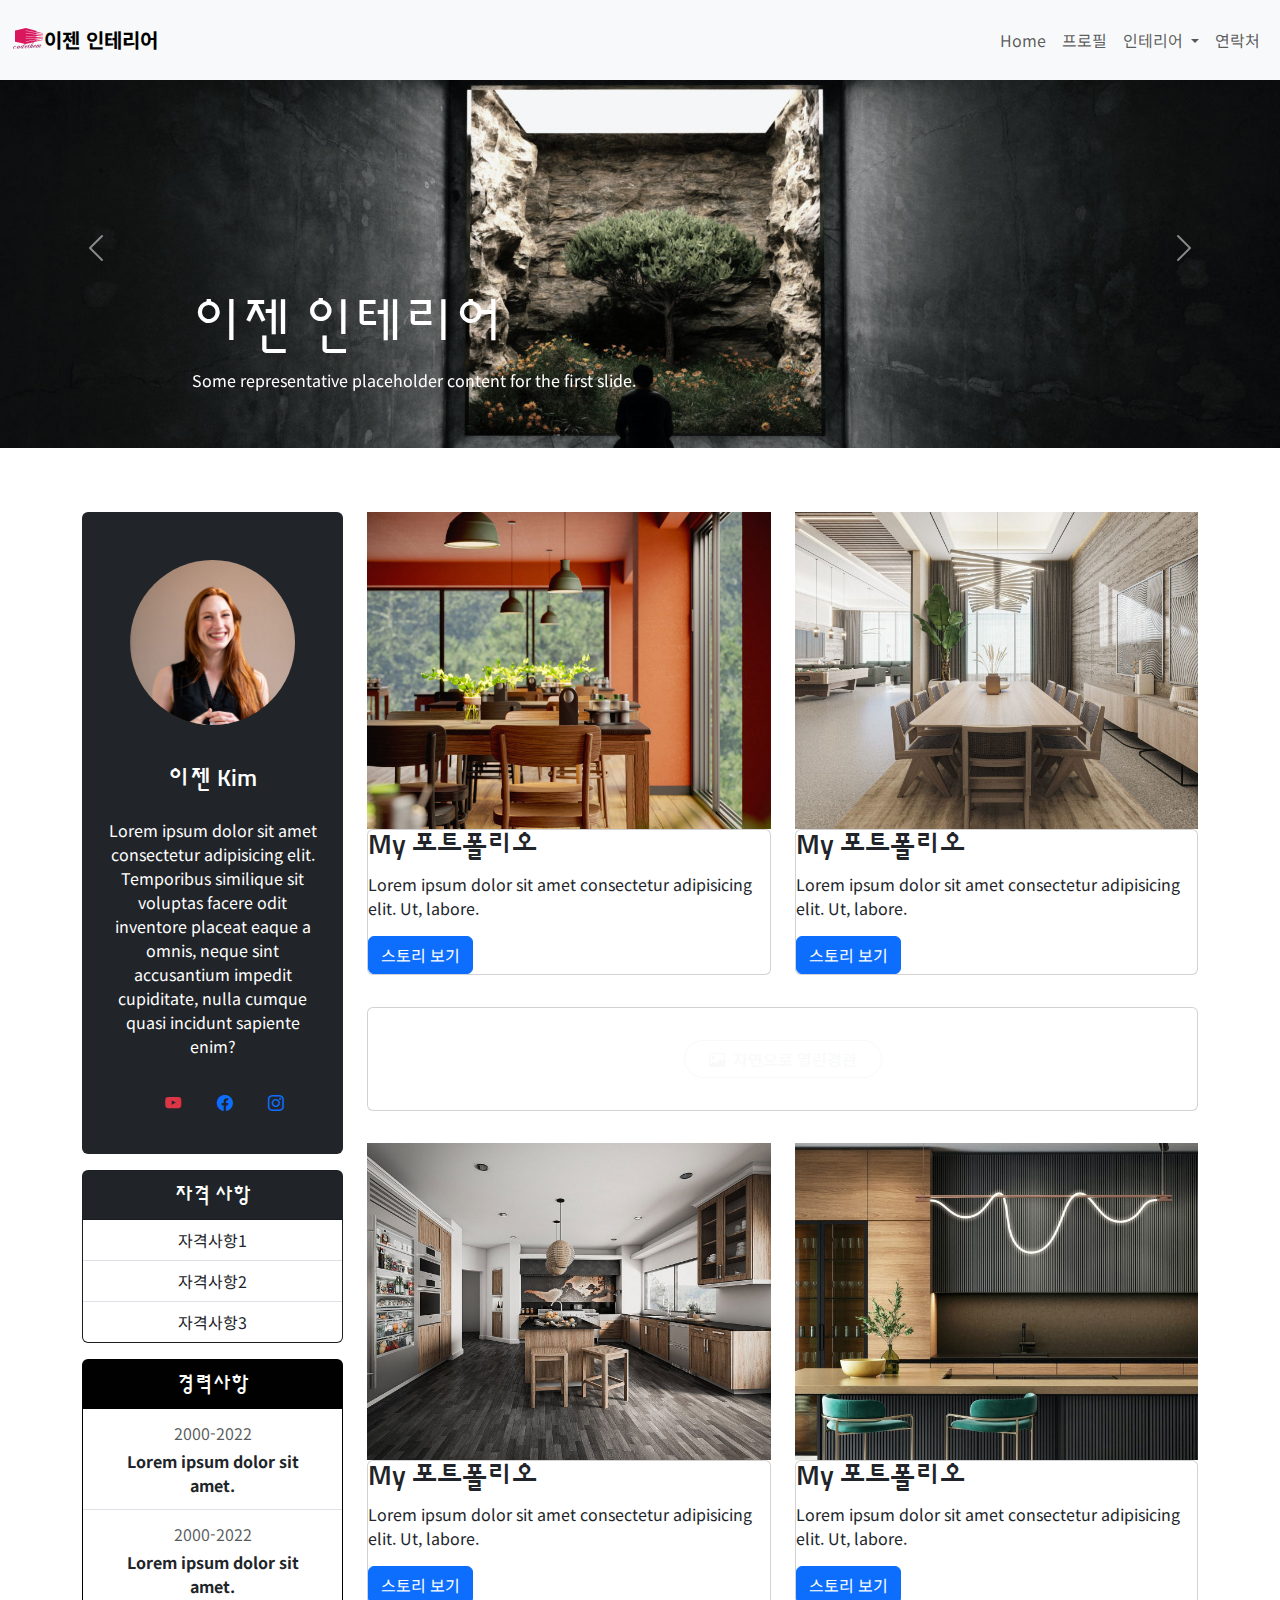
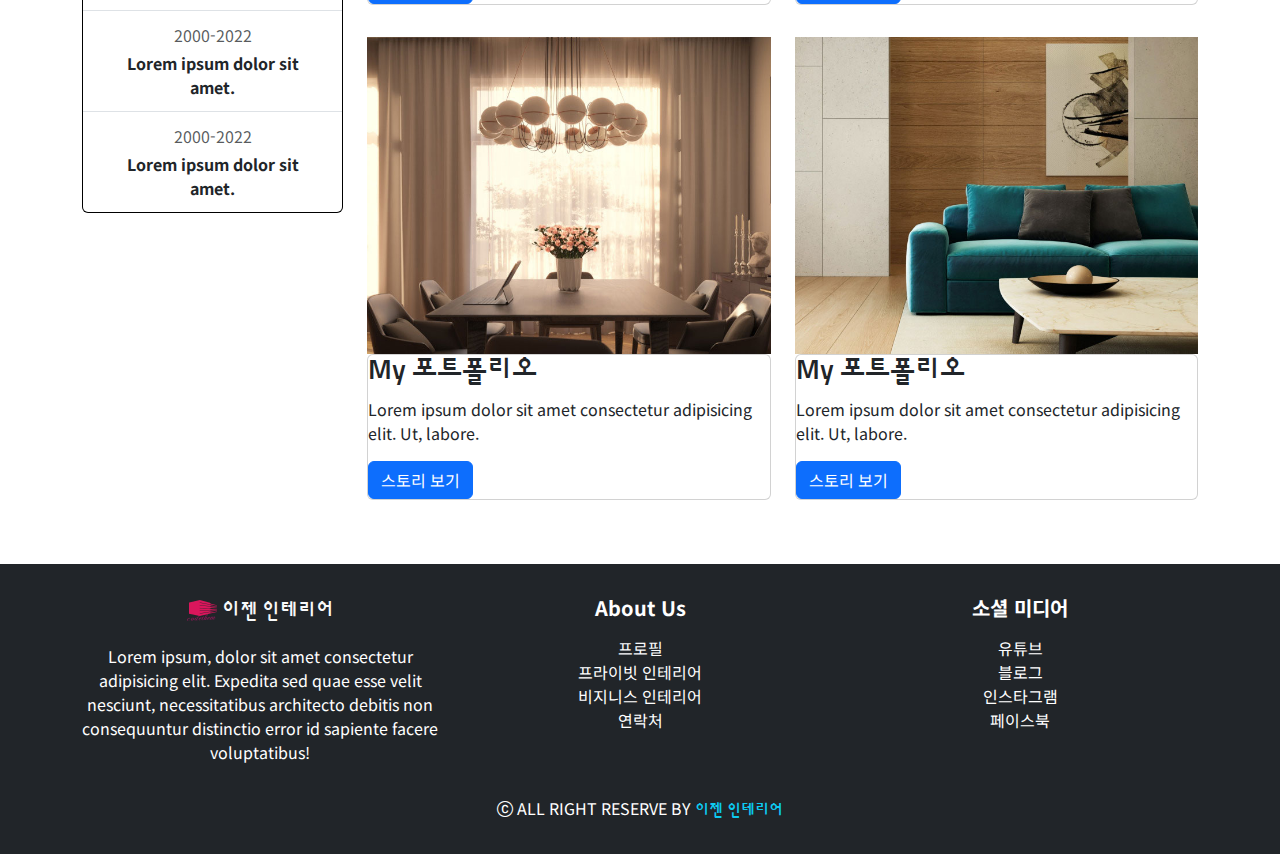
<file: index.html>
<!DOCTYPE html>
<html lang="ko">
  <head>
    <meta charset="UTF-8" />
    <meta name="viewport" content="width=device-width, initial-scale=1.0" />
    <title>이젠 인테리어</title>
    <link href="./css/bootstrap.css" rel="stylesheet"/>
    <link
    rel="stylesheet"
    href="https://cdn.jsdelivr.net/npm/bootstrap-icons@1.11.3/font/bootstrap-icons.min.css"
  />
    <link href="./css/style.css" rel="stylesheet"/>
  </head>
  <body>

        <!-- 헤더 영역 시작 -->
  <header>
    <div id="headerCarousel" class="mt-5  carousel slide">
      <div class="carousel-inner">
        
        <div class="carousel-item active">
          <img src="./images/header1.jpg" class="d-block w-100" alt="인테리어 사진1">
        <div class="carousel-caption text-md-start">
          <h1 class="display-4 d-block bm-0">이젠 인테리어</h1>
          <p>Some representative placeholder content for the first slide.</p>
        </div>
      </div>
        <div class="carousel-item">
          <img src="./images/header2.jpg" class="d-block w-100" alt="인테리어 사진2">
          <div class="carousel-caption">
            <h2 class="display-4 d-block mb-0">이젠 인테리어</h2>
            <p class="d-none d-sm-block">Some representative placeholder content for the first slide.</p>
          </div>
        </div>
        <div class="carousel-item">
          <img src="./images/header3.jpg" class="d-block w-100" alt="엔테리어 사진3">
          <div class="carousel-caption">
            <h2 class="display-4 d-block mb-0">이젠 인테리어</h2>
            <p class="d-none d-sm-block">Some representative placeholder content for the first slide.</p>
        </div>
      </div>
      <div class="carousel-item">
        <img src="./images/header4.jpg" class="d-block w-100" alt="인테리어 사진4">
        <div class="carousel-caption">
          <h2 class="display-4 d-block mb-0">이젠 인테리어</h2>
          <p class="d-none d-sm-block">Some representative placeholder content for the first slide.</p>
        </div>
      </div>
      <div class="carousel-item">
        <img src="./images/header5.jpg" class="d-block w-100" alt="인테리어 사진5">
        <div class="carousel-caption">
          <h2 class="display-4 d-block mb-0">이젠 인테리어</h2>
          <p class="d-none d-sm-block">Some representative placeholder content for the first slide.</p>
        </div>
      </div>
      <button class="carousel-control-prev" type="button" data-bs-target="#headerCarousel" data-bs-slide="prev">
        <span class="carousel-control-prev-icon" aria-hidden="true"></span>
        <span class="visually-hidden">Previous</span>
      </button>
      <button class="carousel-control-next" type="button" data-bs-target="#headerCarousel" data-bs-slide="next">
        <span class="carousel-control-next-icon" aria-hidden="true"></span>
        <span class="visually-hidden">Next</span>
      </button>
    </div>
</header>
        <!-- 헤더 영역 끝 -->
        <!-- 네비게이션 바 시작 -->

    <nav class="navbar navbar-expand-md fixed-top bg-light">
      <div class="container-fluid">
        <img src="./images/logo.png" alt="로고" class="my-3">
        <a class="navbar-brand fw-bold" href="#">이젠 인테리어</a>
        <button class="navbar-toggler" type="button" data-bs-toggle="collapse" data-bs-target="#menubar" aria-controls="menubar" aria-expanded="false" aria-label="Toggle navigation">
          <span class="navbar-toggler-icon"></span>
        </button>

          <div class="collapse navbar-collapse" id="menubar">
            <ul class="navbar-nav ms-auto mb-2 mb-lg-0">
              <li class="nav-item">
                <a class="nav-link" href="Home.html">Home</a>
              </li>
              <li class="nav-item">
                <a class="nav-link" href="profile.html">프로필</a>
              </li>
              <li class="nav-item dropdown">
                <a class="nav-link dropdown-toggle" href="#" role="button" data-bs-toggle="dropdown" aria-expanded="false">
                  인테리어
                </a>
                <ul class="dropdown-menu">
                  <li><a class="dropdown-item" href="private.html">개인공간</a></li>
                  <li><a class="dropdown-item" href="Business.html">비지니스 공간</a></li>
                </ul>
              </li>
              <li class="nav-item">
                <a class="nav-link" href="contact.html">연락처</a>
              </li>
            </ul>
        </div>
      </div>
    </nav>
        <!-- 네비게이션 바 끝 -->

        <!-- 메인 섹션 시작 -->
    <main class="container my-5">
      <div class="row">
        <!-- 프로필 바 섹션-->
        <section class="col-md-5 col-lg-3">
            <div class="bg-dark text-center text-white my-3 p-4 rounded">
              <img
                src="./images/main-profile.jpg"
                alt="프로필"
                class="img-fluid rounded-circle p-4"
              />
              <h2 class="fs-4 py-3">이젠 Kim</h3>
              <p>
                Lorem ipsum dolor sit amet consectetur adipisicing elit. Temporibus similique sit voluptas facere odit inventore placeat eaque a omnis, neque sint accusantium impedit cupiditate, nulla cumque quasi incidunt sapiente enim?
              </p>
            
            <div class="d-flex justify-content-evenly ps-4 py-3">
          <a
            href="#"
            target="_blank"
            class="link-danger"
            aria-label="유튜브"
            ><i class="bi bi-youtube"></i
          ></a>
          <a
            href="#"
            target="_blank"
            ><i class="bi bi-facebook"></i
          ></a>
          <a
            href="#"
            target="_blank"
            ><i class="bi bi-instagram"></i
          ></a>
          </div>
        </div>       
        <!-- 프로필 바 섹션 끝-->

        <!-- 자격사항 리스트 시작 -->
        <div class="card bg-dark text-white text-center">
          <div class="card-header">
          <h3 class="fs-5 m-1">자격 사항</h3>
          </div>
          <ul class="list-group list-group-flush">
          <l1 class="list-group-item">자격사항1</l1>
          <l1 class="list-group-item">자격사항2</l1>
          <l1 class="list-group-item">자격사항3</l1>
        </ul>
      </div>
      <!-- 자격사항 리시트 끝-->
               <!--경력사항 리스트 시작-->
               <div class="card bg-black text-white text-center mt-3">
                <div class="card-header">
                  <h3 class="fs-5 m-1">경력사항</h3>
                </div>
                <ul class="list-group list-group-flush">
                  <li class="list-group-item">
                    <p class="text-muted m-1">2000-2022</p>
                    <p class="m-1 fw-bold">Lorem ipsum dolor sit amet.</p>
                  </li>
                  <li class="list-group-item">
                    <p class="text-muted m-1">2000-2022</p>
                    <p class="m-1 fw-bold">Lorem ipsum dolor sit amet.</p>
                  </li>
                  <li class="list-group-item">
                    <p class="text-muted m-1">2000-2022</p>
                    <p class="m-1 fw-bold">Lorem ipsum dolor sit amet.</p>
                  </li>
                  <li class="list-group-item">
                    <p class="text-muted m-1">2000-2022</p>
                    <p class="m-1 fw-bold">Lorem ipsum dolor sit amet.</p>
                  </li>
                </ul>
              </div>
              <!-- 경력사항 리스트 끝 -->
      </section>

        <!-- 포트폴리오 섹션 시작 -->
        <section class="col-md-7 col-lg-9">
            <div class="row">
              <div class="col-lg-6 py-3">
                <img src="./images/gallery1.jpg" alt="포토폴리오1" class="card-img-top">
                  <div class="card">
                    <div class="overflow-hidden rounded-top">
                      <h3>My 포트폴리오</h3>
                      <p>Lorem ipsum dolor sit amet consectetur adipisicing elit. Ut, labore.</p>
                      <button type="button" class="btn btn-primary">스토리 보기</button>
                    </div>
                  </div>
              </div>
            <div class="col-lg-6 py-3">
              <img src="./images/gallery2.jpg" alt="포토폴리오2" class="card-img-top">
              <div class="card">
                <div class="overflow-hidden rounded-top">
              <h3>My 포트폴리오</h3>
              <p>Lorem ipsum dolor sit amet consectetur adipisicing elit. Ut, labore.</p>
              <button type="button" class="btn btn-primary">스토리 보기</button>
            </div>
          </div>  
            </div>
            <!-- 베너 섹션 시작 -->
            <div class="col-12 py-3">
              <div class="banner card text-center p-3">
                <div class="card-body" id="banner">
                  <button
                    type="button"
                    class="btn btn-outline-light px-4 rounded-pill"
                    data-bs-toggle="modal"
                    data-bs-target="#portfolioMdal"
                  >
                    <i class="bi bi-image me-1"></i>
                    자연으로 열린경관
                  </button>
                  <!-- Modal -->
                  <div
                    class="modal fade"
                    id="portfolioMdal"
                    tabindex="-1"
                    data-bs-backdrop="static"
                    data-bs-keyboard="false"
                    aria-labelledby="portfolioMdalLabel"
                    aria-hidden="true"
                  >
                    <div class="modal-dialog">
                      <div class="modal-content">
                        <div class="modal-header">
                          <h1 class="modal-title fs-5" id="portfolioMdalLabel">
                            자연으로 열린공간
                          </h1>
                          <button
                            type="button"
                            class="btn-close"
                            data-bs-dismiss="modal"
                            aria-label="Close"
                          ></button>
                        </div>
                        <div class="modal-body">
                          <h2>Lorem, ipsum dolor.</h2>
                          <p>
                            Lorem, ipsum dolor sit amet consectetur adipisicing
                            elit.
                          </p>
                          <img
                            src="./images/modal-img.jpg"
                            alt="열린 공간"
                            class="img-fluid"
                          />
                          <p>
                            Lorem, ipsum dolor sit amet consectetur adipisicing
                            elit. Deserunt quod harum consectetur voluptates
                            inventore velit amet obcaecati, placeat alias aut!
                          </p>
                        </div>
                        <div class="modal-footer">
                          <button
                            type="button"
                            class="btn btn-outline-dark btn-sm"
                            data-bs-dismiss="modal"
                          >
                            닫기
                          </button>
                          <button
                            type="button"
                            class="btn btn-outline-danger btn-sm"
                          >
                            뉴스 기사 보기
                          </button>
                        </div>
                      </div>
                    </div>
                  </div>
                </div>
              </div>
            </div>
            <!-- 베너 섹션 끝 -->

              <div class="col-lg-6 py-3">
                <img src="./images/gallery3.jpg" alt="포토폴리오3" class="card-img-top">
                <div class="card">
                  <div class="overflow-hidden rounded-top">
                <h3>My 포트폴리오</h3>
                <p>Lorem ipsum dolor sit amet consectetur adipisicing elit. Ut, labore.</p>
                <button type="button" class="btn btn-primary">스토리 보기</button>
                </div>
              </div>  
            </div>
                
                <div class="col-lg-6 py-3">
                  <img src="./images/gallery4.jpg" alt="포토폴리오4" class="card-img-top">
                  <div class="card">
                    <div class="overflow-hidden rounded-top">
                  <h3>My 포트폴리오</h3>
                  <p>Lorem ipsum dolor sit amet consectetur adipisicing elit. Ut, labore.</p>
                  <button type="button" class="btn btn-primary">스토리 보기</button>
                  </div>
                </div>  
              </div>  

                <div class="col-lg-6 py-3">
                  <img src="./images/gallery5.jpg" alt="포토폴리오5" class="card-img-top">
                  <div class="card">
                    <div class="overflow-hidden rounded-top">
                  <h3>My 포트폴리오</h3>
                  <p>Lorem ipsum dolor sit amet consectetur adipisicing elit. Ut, labore.</p>
                  <button type="button" class="btn btn-primary">스토리 보기</button>
                  </div>
                </div>  
              </div>

                  <div class="col-lg-6 py-3">
                    <img src="./images/gallery6.jpg" alt="포토폴리오5" class="card-img-top">
                    <div class="card">
                      <div class="overflow-hidden rounded-top">
                    <h3>My 포트폴리오</h3>
                    <p>Lorem ipsum dolor sit amet consectetur adipisicing elit. Ut, labore.</p>
                    <button type="button" class="btn btn-primary">스토리 보기</button>
                    </div>
                  </div>  
                </div>
          </div>
        </section>
        <!-- 포트폴리오 섹션 끝 -->
      </div>
    </main>
    <!-- 메인 섹션 끝 -->
    <!-- 푸터 영역 시작 -->
    <footer class="bg-dark  text-white text-center py-3">
      <div class="container">
        <div class="row">
          <div class="col-md-4">
            <a href="index.html" class="logo-font link-light text-decoration-none fs-5">
          <img src="./images/logo.png" alt="로고" class="my-3">
          이젠 인테리어
        </a>
          <p>
            Lorem ipsum, dolor sit amet consectetur adipisicing elit. Expedita sed quae esse velit nesciunt, necessitatibus architecto debitis non consequuntur distinctio error id sapiente facere voluptatibus!
          </p>
          </div>

          <div class="col-md-4">
            <h5 class="fw-bold my-3">About Us</h5>
            <ul class="list-unstyled">
              <li>
                <a href="profile.html" class="link-light text-decoration-none">프로필</a>
              </li>
              <li><a href="private-interior.html" class="link-light text-decoration-none"></a>프라이빗 인테리어</li>
              <li><a href="business-interior.html" class="link-light text-decoration-none"></a>비지니스 인테리어</li>
              <li><a href="contact.html" class="link-light text-decoration-none"></a>연락처</li>
              </ul>
          </div>
          <div class="col-md-4">
            <h5 class="fw-bold my-3">소셜 미디어</h5>
            <ul class="list-unstyled">
              <li><a href="#" class="link-light text-decoration-none"></a>유튜브</li>
              <li><a href="#" class="link-light text-decoration-none"></a>블로그</li>
              <li><a href="#" class="link-light text-decoration-none"></a>인스타그램</li>
              <li><a href="#" class="link-light text-decoration-none"></a>페이스북</li>
              </ul>
          </div>
        </div>
        <p class="my-3">
          <i class="bi bi-c-circle"></i> ALL RIGHT RESERVE BY
          <span class="logo-font text-info">이젠 인테리어</span>
        </p>
        </div>
       </div>
      </footer> 
      <!-- 푸터 영역 끝 -->
    <script src="./js/bootstrap.bundle.js"></script>
  </body>
</html>
</file>
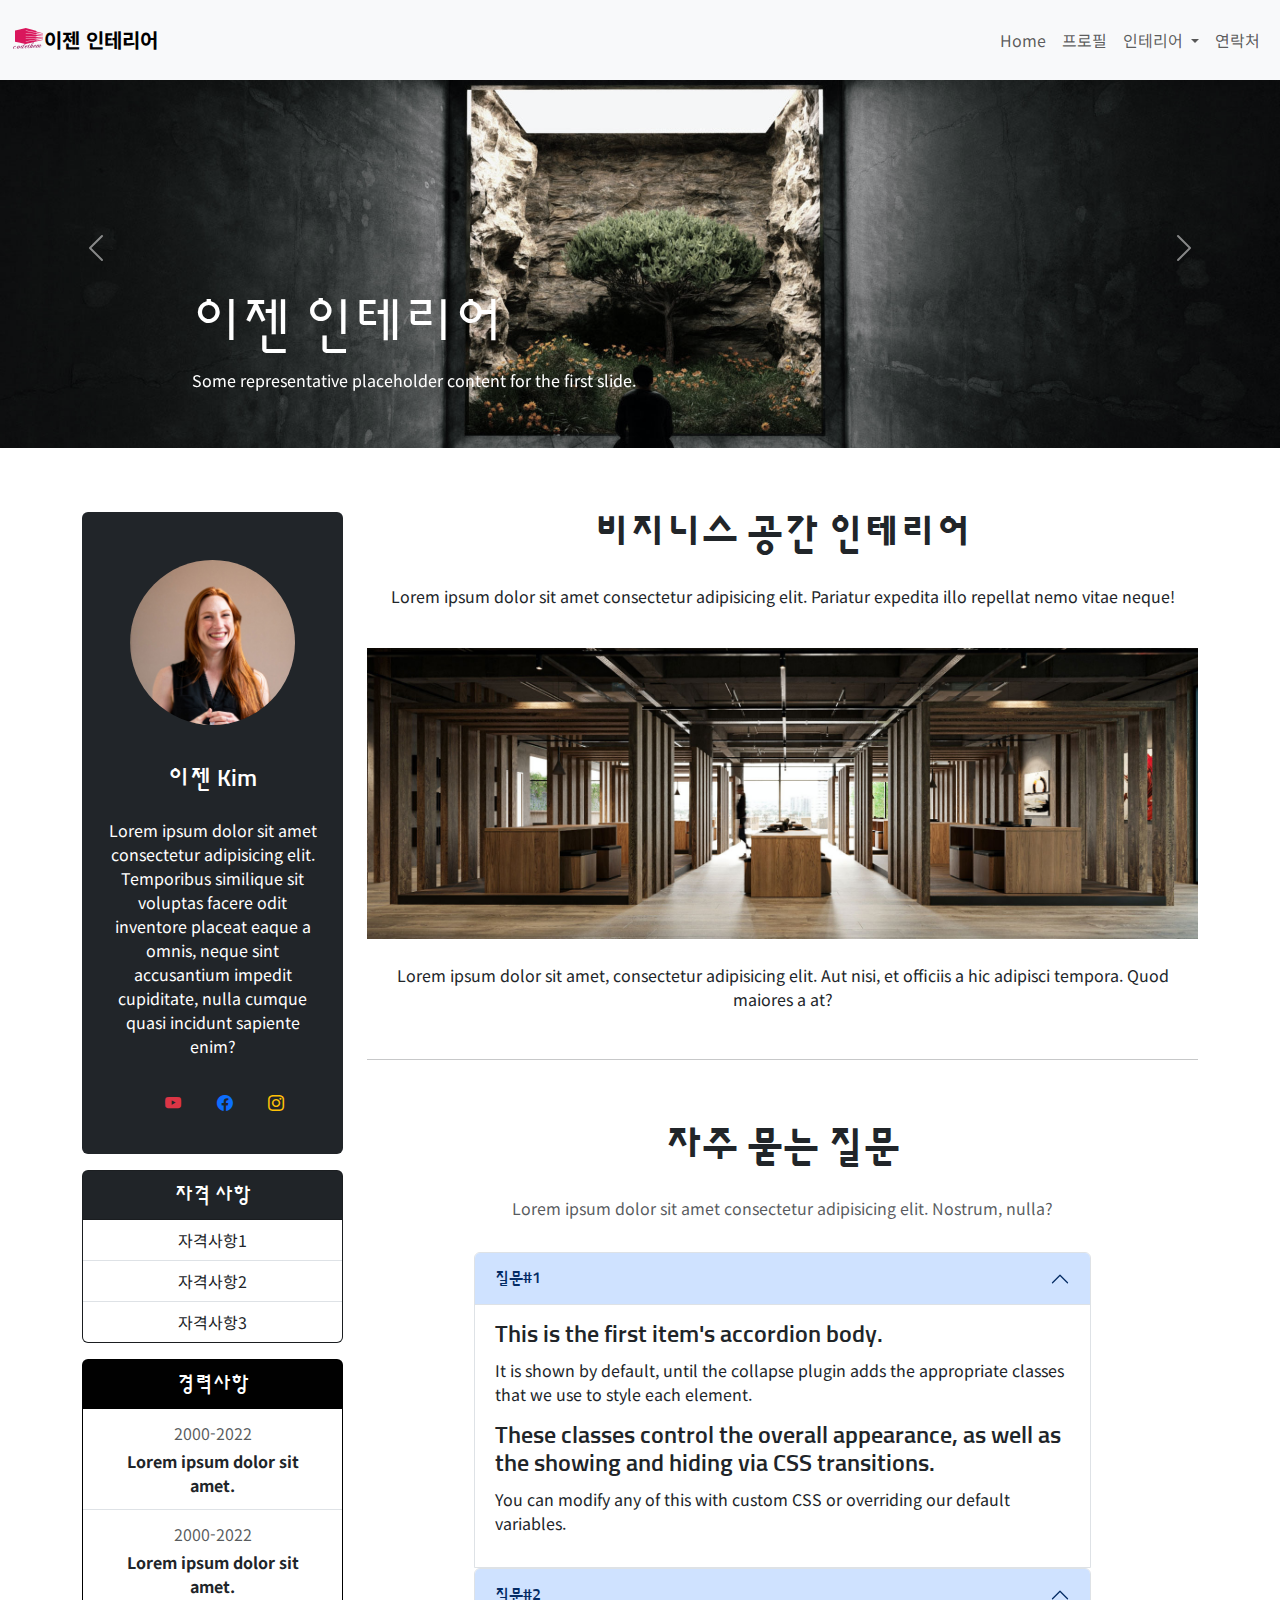
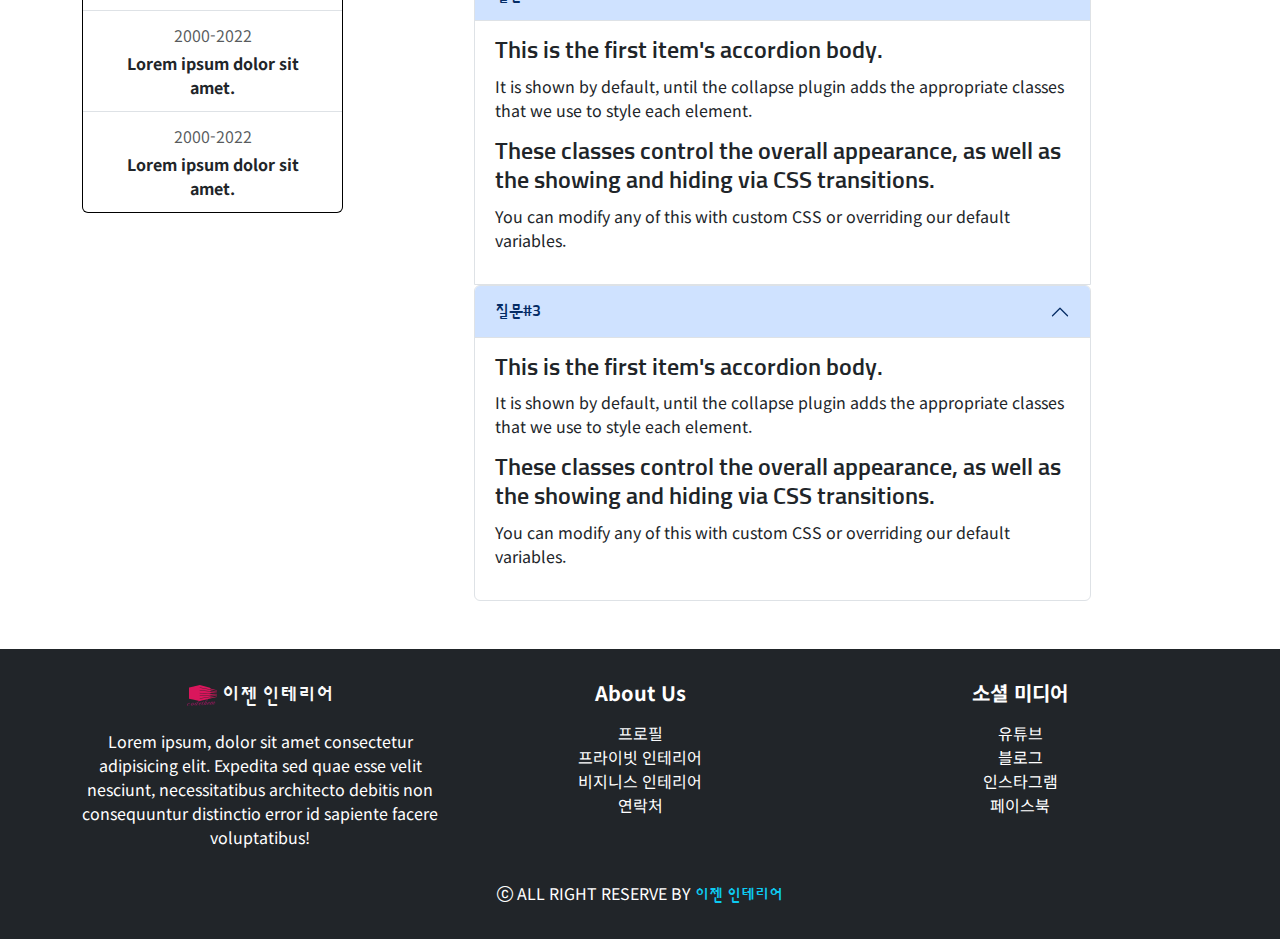
<file: Business.html>
<!DOCTYPE html>
<html lang="ko">
  <head>
    <meta charset="UTF-8" />
    <meta name="viewport" content="width=device-width, initial-scale=1.0" />
    <title>이젠 인테리어</title>
    <link href="./css/bootstrap.css" rel="stylesheet"/>
    <link
    rel="stylesheet"
    href="https://cdn.jsdelivr.net/npm/bootstrap-icons@1.11.3/font/bootstrap-icons.min.css"
  />
    <link href="./css/style.css" rel="stylesheet"/>
  </head>
  <body>
        <!-- 헤더 영역 시작 -->
  <header>
    <div id="headerCarousel" class="mt-5  carousel slide">
      <div class="carousel-inner">
        
        <div class="carousel-item active">
          <img src="./images/header1.jpg" class="d-block w-100" alt="인테리어 사진1">
        <div class="carousel-caption text-md-start">
          <h1 class="display-4 d-block bm-0">이젠 인테리어</h1>
          <p>Some representative placeholder content for the first slide.</p>
        </div>
      </div>
        <div class="carousel-item">
          <img src="./images/header2.jpg" class="d-block w-100" alt="인테리어 사진2">
          <div class="carousel-caption">
            <h2 class="display-4 d-block mb-0">이젠 인테리어</h2>
            <p class="d-none d-sm-block">Some representative placeholder content for the first slide.</p>
          </div>
        </div>
        <div class="carousel-item">
          <img src="./images/header3.jpg" class="d-block w-100" alt="엔테리어 사진3">
          <div class="carousel-caption">
            <h2 class="display-4 d-block mb-0">이젠 인테리어</h2>
            <p class="d-none d-sm-block">Some representative placeholder content for the first slide.</p>
        </div>
      </div>
      <div class="carousel-item">
        <img src="./images/header4.jpg" class="d-block w-100" alt="인테리어 사진4">
        <div class="carousel-caption">
          <h2 class="display-4 d-block mb-0">이젠 인테리어</h2>
          <p class="d-none d-sm-block">Some representative placeholder content for the first slide.</p>
        </div>
      </div>
      <div class="carousel-item">
        <img src="./images/header5.jpg" class="d-block w-100" alt="인테리어 사진5">
        <div class="carousel-caption">
          <h2 class="display-4 d-block mb-0">이젠 인테리어</h2>
          <p class="d-none d-sm-block">Some representative placeholder content for the first slide.</p>
        </div>
      </div>
      <button class="carousel-control-prev" type="button" data-bs-target="#headerCarousel" data-bs-slide="prev">
        <span class="carousel-control-prev-icon" aria-hidden="true"></span>
        <span class="visually-hidden">Previous</span>
      </button>
      <button class="carousel-control-next" type="button" data-bs-target="#headerCarousel" data-bs-slide="next">
        <span class="carousel-control-next-icon" aria-hidden="true"></span>
        <span class="visually-hidden">Next</span>
      </button>
    </div>
</header>
        <!-- 헤더 영역 끝 -->
        <!-- 네비게이션 바 시작 -->

    <nav class="navbar navbar-expand-md fixed-top bg-light">
      <div class="container-fluid">
        <img src="./images/logo.png" alt="로고" class="my-3">
        <a class="navbar-brand fw-bold" href="#">이젠 인테리어</a>
        <button class="navbar-toggler" type="button" data-bs-toggle="collapse" data-bs-target="#menubar" aria-controls="menubar" aria-expanded="false" aria-label="Toggle navigation">
          <span class="navbar-toggler-icon"></span>
        </button>

          <div class="collapse navbar-collapse" id="menubar">
            <ul class="navbar-nav ms-auto mb-2 mb-lg-0">
              <li class="nav-item">
                <a class="nav-link" href="Home.html">Home</a>
              </li>
              <li class="nav-item">
                <a class="nav-link" href="profile.html">프로필</a>
              </li>
              <li class="nav-item dropdown">
                <a class="nav-link dropdown-toggle" href="#" aria-current="page" role="button" data-bs-toggle="dropdown" aria-expanded="false">
                  인테리어
                </a>
                <ul class="dropdown-menu">
                  <li><a class="dropdown-item active" aria-current="page" href="private-interior.html">개인공간</a></li>
                  <li><a class="dropdown-item active" aria-current="page" href="business.html">비지니스 공간</a></li>
                </ul>
              </li>
              <li class="nav-item">
                <a class="nav-link" href="#">연락처</a>
              </li>
            </ul>
        </div>
      </div>
    </nav>
        <!-- 네비게이션 바 끝 -->

        <!-- 메인 섹션 시작 -->
    <main class="container my-5">
      <div class="row">
        <!-- 프로필 바 섹션-->
        <section class="col-md-5 col-lg-3 order-2 order-md-1">
            <div class="bg-dark text-center text-white my-3 p-4 rounded">
              <img
                src="./images/main-profile.jpg"
                alt="프로필"
                class="img-fluid rounded-circle p-4"
              />
              <h2 class="fs-4 py-3">이젠 Kim</h3>
              <p>
                Lorem ipsum dolor sit amet consectetur adipisicing elit. Temporibus similique sit voluptas facere odit inventore placeat eaque a omnis, neque sint accusantium impedit cupiditate, nulla cumque quasi incidunt sapiente enim?
              </p>
            
            <div class="d-flex justify-content-evenly ps-4 py-3">
          <a
            href="#"
            target="_blank"
            class="link-danger"
            aria-label="유튜브"
            ><i class="bi bi-youtube"></i
          ></a>
          <a
            href="#"
            target="_blank"
            ><i class="bi bi-facebook"></i
          ></a>
          <a
            href="#"
            target="_blank"
            class="link-warning"
            ><i class="bi bi-instagram"></i
          ></a>
          </div>
        </div>       
        <!-- 프로필 바 섹션 끝-->

        <!-- 자격사항 리스트 시작 -->
        <div class="card bg-dark text-white text-center">
          <div class="card-header">
          <h3 class="fs-5 m-1">자격 사항</h3>
          </div>
          <ul class="list-group list-group-flush">
          <l1 class="list-group-item">자격사항1</l1>
          <l1 class="list-group-item">자격사항2</l1>
          <l1 class="list-group-item">자격사항3</l1>
        </ul>
      </div>
      <!-- 자격사항 리시트 끝-->
               <!--경력사항 리스트 시작-->
               <div class="card bg-black text-white text-center mt-3">
                <div class="card-header">
                  <h3 class="fs-5 m-1">경력사항</h3>
                </div>
                <ul class="list-group list-group-flush">
                  <li class="list-group-item">
                    <p class="text-muted m-1">2000-2022</p>
                    <p class="m-1 fw-bold">Lorem ipsum dolor sit amet.</p>
                  </li>
                  <li class="list-group-item">
                    <p class="text-muted m-1">2000-2022</p>
                    <p class="m-1 fw-bold">Lorem ipsum dolor sit amet.</p>
                  </li>
                  <li class="list-group-item">
                    <p class="text-muted m-1">2000-2022</p>
                    <p class="m-1 fw-bold">Lorem ipsum dolor sit amet.</p>
                  </li>
                  <li class="list-group-item">
                    <p class="text-muted m-1">2000-2022</p>
                    <p class="m-1 fw-bold">Lorem ipsum dolor sit amet.</p>
                  </li>
                </ul>
              </div>
              <!-- 경력사항 리스트 끝 -->
      </section>

        <!-- 비지니스 섹션 시작 -->
        <section class="col-md-7 col-lg-9 order-1 order-md-2">
            <section class="py-3 text-center">
                <h2 class="fw-bold pb-3 fs-1">비지니스 공간 인테리어</h2>
                <p>Lorem ipsum dolor sit amet consectetur adipisicing elit. Pariatur expedita illo repellat nemo vitae neque!</p>
                <img src="./images/business.jpg" alt="비지니스" class="img-fluid my-4">
                <p>Lorem ipsum dolor sit amet, consectetur adipisicing elit. Aut nisi, et officiis a hic adipisci tempora. Quod maiores a at?</p>
            </section>
            <hr>
            <!-- 자주 묻는 질문 섹션 시작 -->
            <section class="row">
                <div class="col-lg-9 mx-auto">
                <div class="text-center pt-5 pb-3">
                    <h2 class="fs-1 fw-bold pb-3">자주 묻는 질문</h2>
                    <p class="text-muted">Lorem ipsum dolor sit amet consectetur adipisicing elit. Nostrum, nulla?</p>
                </div>
                <!-- 아코디언 -->
                <div class="accordion" id="accordionExample">
                    <div class="accordion-item">
                      <h2 class="accordion-header">
                        <button class="accordion-button" type="button" data-bs-toggle="collapse" data-bs-target="#collapseOne" aria-expanded="true" aria-controls="collapseOne">
                          질문#1
                        </button>
                      </h2>
                      <div id="collapseOne" class="accordion-collapse collapse show" data-bs-parent="#accordionExample">
                        <div class="accordion-body">
                         <h4>This is the first item's accordion body.</h4>
                         <p> It is shown by default, until the collapse plugin adds the appropriate classes that we use to style each element.</p> 
                         <h4>These classes control the overall appearance, as well as the showing and hiding via CSS transitions.</h4> 
                         <p>You can modify any of this with custom CSS or overriding our default variables.</p> 
                        </div>
                      </div>
                    </div>
                    <div class="accordion" id="accordionExample">
                        <div class="accordion-item">
                          <h2 class="accordion-header">
                            <button class="accordion-button" type="button" data-bs-toggle="collapse" data-bs-target="#collapseTwo" aria-expanded="false" aria-controls="collapseTwo">
                              질문#2
                            </button>
                          </h2>
                          <div id="collapseTwo" class="accordion-collapse collapse show" data-bs-parent="#accordionExample">
                            <div class="accordion-body">
                                <h4>This is the first item's accordion body.</h4>
                                <p> It is shown by default, until the collapse plugin adds the appropriate classes that we use to style each element.</p> 
                                <h4>These classes control the overall appearance, as well as the showing and hiding via CSS transitions.</h4> 
                                <p>You can modify any of this with custom CSS or overriding our default variables.</p> 
                            </div>
                          </div>
                        </div>
                        <div class="accordion" id="accordionExample">
                            <div class="accordion-item">
                              <h2 class="accordion-header">
                                <button class="accordion-button" type="button" data-bs-toggle="collapse" data-bs-target="#collapseThree" aria-expanded="false" aria-controls="collapseThree">
                                  질문#3
                                </button>
                              </h2>
                              <div id="collapseThree" class="accordion-collapse collapse show" data-bs-parent="#accordionExample">
                                <div class="accordion-body">
                                  <h4>This is the first item's accordion body.</h4>
                                  <p> It is shown by default, until the collapse plugin adds the appropriate classes that we use to style each element.</p> 
                                  <h4>These classes control the overall appearance, as well as the showing and hiding via CSS transitions.</h4> 
                                  <p>You can modify any of this with custom CSS or overriding our default variables.</p> 
                                </div>
                              </div>
                            </div>
                </div>
            </section>

            </section>
 

        <!-- 포트폴리오 섹션 끝 -->
      </div>
    </main>
    <!-- 메인 섹션 끝 -->
    <!-- 푸터 영역 시작 -->
    <footer class="bg-dark  text-white text-center py-3">
      <div class="container">
        <div class="row">
          <div class="col-md-4">
            <a href="index.html" class="logo-font link-light text-decoration-none fs-5">
          <img src="./images/logo.png" alt="로고" class="my-3">
          이젠 인테리어
        </a>
          <p>
            Lorem ipsum, dolor sit amet consectetur adipisicing elit. Expedita sed quae esse velit nesciunt, necessitatibus architecto debitis non consequuntur distinctio error id sapiente facere voluptatibus!
          </p>
          </div>

          <div class="col-md-4">
            <h5 class="fw-bold my-3">About Us</h5>
            <ul class="list-unstyled">
              <li>
                <a href="profile.html" class="link-light text-decoration-none">프로필</a>
              </li>
              <li><a href="private-interior.html" class="link-light text-decoration-none"></a>프라이빗 인테리어</li>
              <li><a href="business-interior.html" class="link-light text-decoration-none"></a>비지니스 인테리어</li>
              <li><a href="contact.html" class="link-light text-decoration-none"></a>연락처</li>
              </ul>
          </div>
          <div class="col-md-4">
            <h5 class="fw-bold my-3">소셜 미디어</h5>
            <ul class="list-unstyled">
              <li><a href="#" class="link-light text-decoration-none"></a>유튜브</li>
              <li><a href="#" class="link-light text-decoration-none"></a>블로그</li>
              <li><a href="#" class="link-light text-decoration-none"></a>인스타그램</li>
              <li><a href="#" class="link-light text-decoration-none"></a>페이스북</li>
              </ul>
          </div>
        </div>
        <p class="my-3">
          <i class="bi bi-c-circle"></i> ALL RIGHT RESERVE BY
          <span class="logo-font text-info">이젠 인테리어</span>
        </p>
        </div>
       </div>
      </footer> 
      <!-- 푸터 영역 끝 -->
    <script src="./js/bootstrap.bundle.js"></script>
  </body>
</html>
</file>
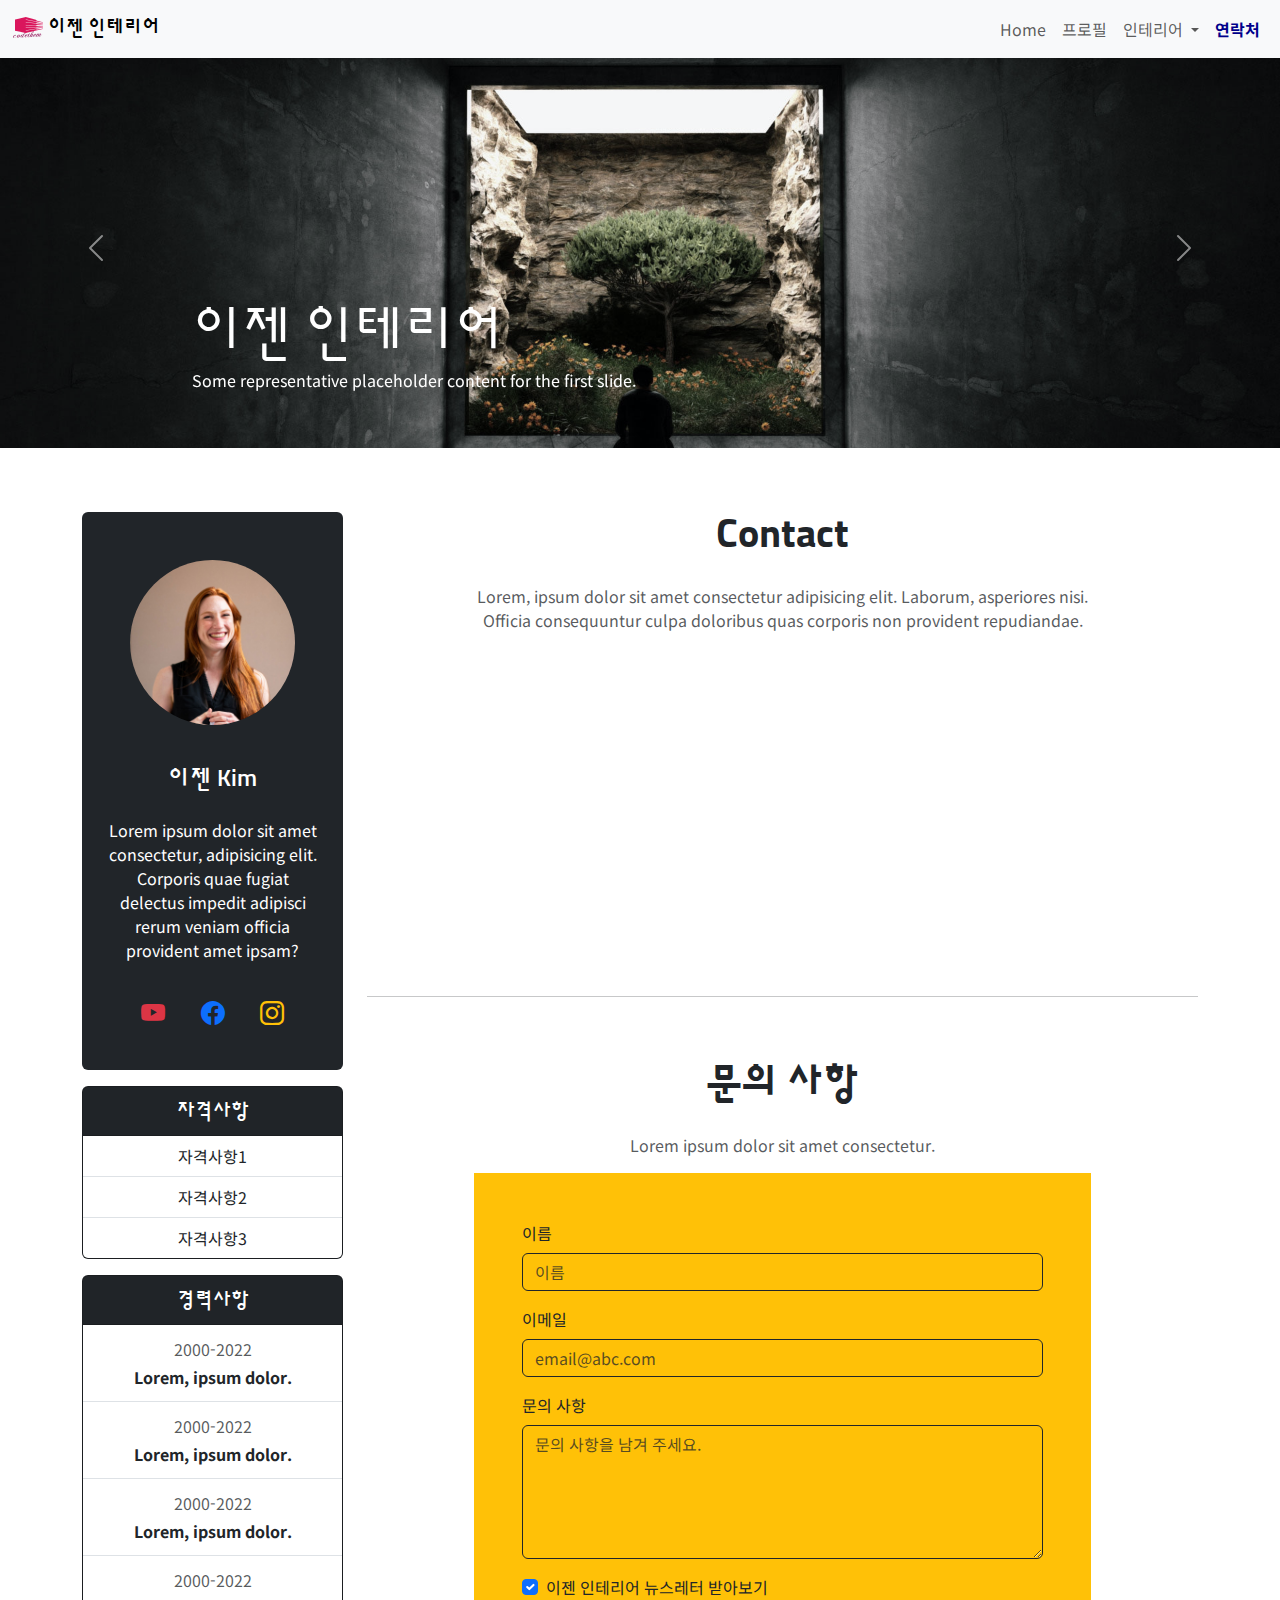
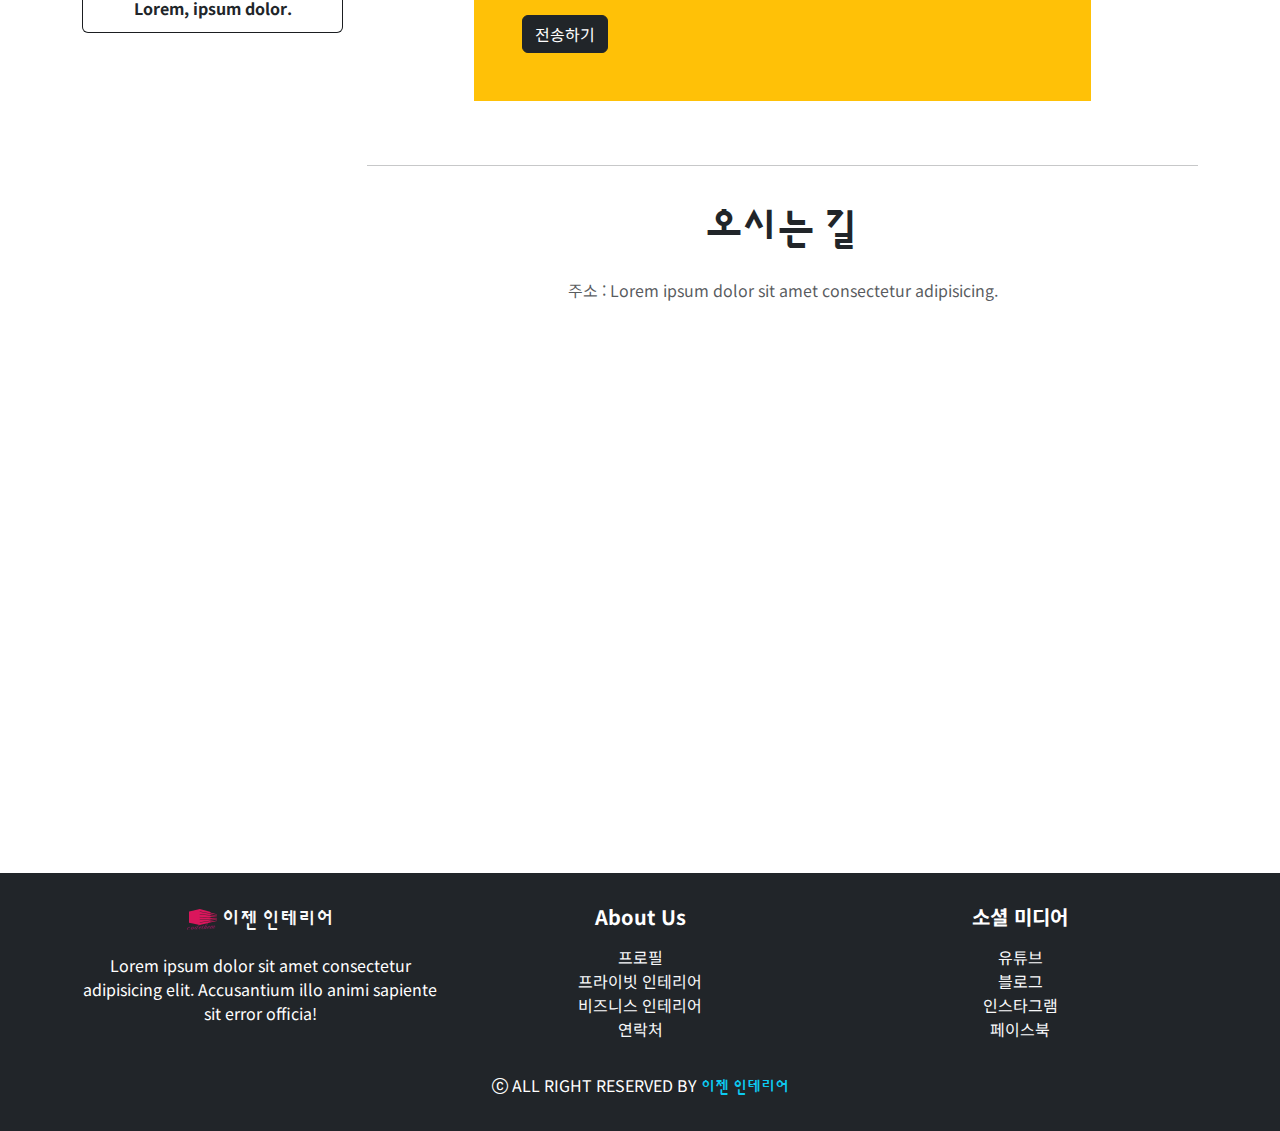
<file: contact.html>
<!DOCTYPE html>
<html lang="ko">
  <head>
    <meta charset="UTF-8" />
    <meta name="viewport" content="width=device-width, initial-scale=1.0" />
    <title>이젠 인테리어</title>
    <link rel="stylesheet" href="./css/bootstrap.css" />
    <link
      rel="stylesheet"
      href="https://cdn.jsdelivr.net/npm/bootstrap-icons@1.10.5/font/bootstrap-icons.css"
    />
    <link rel="stylesheet" href="./css/style.css" />
  </head>
  <body>
    <!-- 네비게이션 영역 시작 -->
    <nav class="navbar navbar-expand-md fixed-top bg-light">
      <div class="container-fluid">
        <a class="logo-font navbar-brand" href="index.html">
          <img src="images/logo.png" alt="로고" />
          이젠 인테리어</a
        >
        <button
          class="navbar-toggler"
          type="button"
          data-bs-toggle="collapse"
          data-bs-target="#menubar"
          aria-controls="menubar"
          aria-expanded="false"
          aria-label="Toggle navigation"
        >
          <span class="navbar-toggler-icon"></span>
        </button>
        <div class="collapse navbar-collapse" id="menubar">
          <ul class="navbar-nav ms-auto mb-2 mb-md-0">
            <li class="nav-item">
              <a class="nav-link" aria-current="page" href="index.html">Home</a>
            </li>
            <li class="nav-item">
              <a class="nav-link" href="profile.html">프로필</a>
            </li>
            <li class="nav-item dropdown">
              <a
                class="nav-link dropdown-toggle"
                href="#"
                role="button"
                data-bs-toggle="dropdown"
                aria-expanded="false"
              >
                인테리어
              </a>
              <ul class="dropdown-menu">
                <li>
                  <a class="dropdown-item" href="private-interior.html"
                    >개인 공간</a
                  >
                </li>
                <li>
                  <a class="dropdown-item" href="business-interior.html"
                    >비즈니스 공간</a
                  >
                </li>
              </ul>
            </li>
            <li class="nav-item">
              <a class="nav-link active" aria-current="page" href="contact.html"
                >연락처</a
              >
            </li>
          </ul>
        </div>
      </div>
    </nav>
    <!-- 네비게이션 영역 끝 -->
    <!-- 헤더 영역 시작 -->
    <header>
      <div id="headerCarousel" class="mt-5 carousel slide carousel-fade">
        <div class="carousel-inner">
          <div class="carousel-item active">
            <img
              src="images/header1.jpg"
              class="d-block w-100"
              alt="인테리어 사진"
            />
            <div class="carousel-caption text-md-start">
              <h1 class="display-4 d-block mb-0">이젠 인테리어</h1>
              <p class="d-none d-sm-block">
                Some representative placeholder content for the first slide.
              </p>
            </div>
          </div>
          <div class="carousel-item">
            <img
              src="images/header2.jpg"
              class="d-block w-100"
              alt="인테리어 사진"
            />
            <div class="carousel-caption">
              <h2 class="display-4 d-block mb-0">이젠 인테리어</h2>
              <p class="d-none d-sm-block">
                Some representative placeholder content for the first slide.
              </p>
            </div>
          </div>
          <div class="carousel-item">
            <img
              src="images/header3.jpg"
              class="d-block w-100"
              alt="인테리어 사진"
            />
            <div class="carousel-caption">
              <h2 class="display-4 d-block mb-0">이젠 인테리어</h2>
              <p class="d-none d-sm-block">
                Some representative placeholder content for the first slide.
              </p>
            </div>
          </div>
          <div class="carousel-item">
            <img
              src="images/header4.jpg"
              class="d-block w-100"
              alt="인테리어 사진"
            />
            <div class="carousel-caption">
              <h2 class="display-4 d-block mb-0">이젠 인테리어</h2>
              <p class="d-none d-sm-block">
                Some representative placeholder content for the first slide.
              </p>
            </div>
          </div>
          <div class="carousel-item">
            <img
              src="images/header4.jpg"
              class="d-block w-100"
              alt="인테리어 사진"
            />
            <div class="carousel-caption">
              <h2 class="display-4 d-block mb-0">이젠 인테리어</h2>
              <p class="d-none d-sm-block">
                Some representative placeholder content for the first slide.
              </p>
            </div>
          </div>
        </div>
        <button
          class="carousel-control-prev"
          type="button"
          data-bs-target="#headerCarousel"
          data-bs-slide="prev"
        >
          <span class="carousel-control-prev-icon" aria-hidden="true"></span>
          <span class="visually-hidden">Previous</span>
        </button>
        <button
          class="carousel-control-next"
          type="button"
          data-bs-target="#headerCarousel"
          data-bs-slide="next"
        >
          <span class="carousel-control-next-icon" aria-hidden="true"></span>
          <span class="visually-hidden">Next</span>
        </button>
      </div>
    </header>
    <!-- 헤더 영역 끝 -->
    <!-- 메인 섹션 시작 -->
    <main class="container my-5">
      <div class="row">
        <!-- 프로필 바 섹션 시작-->
        <section class="col-md-5 col-lg-3 order-2 order-md-1">
          <div class="bg-dark text-white text-center my-3 p-4 rounded">
            <img
              src="images/main-profile.jpg"
              alt="프로필 사진"
              class="img-fluid rounded-circle p-4"
            />
            <h2 class="fs-4 py-3">이젠 Kim</h2>
            <p>
              Lorem ipsum dolor sit amet consectetur, adipisicing elit. Corporis
              quae fugiat delectus impedit adipisci rerum veniam officia
              provident amet ipsam?
            </p>
            <div class="d-flex justify-content-evenly fs-4 py-3">
              <a
                href="https://www.youtube.com/channel/UCkNnyl0kR-SJHxvocCcXDxw"
                target="_blank"
                class="link-danger"
                aria-label="유튜브"
                ><i class="bi bi-youtube"></i
              ></a>
              <a href="#" aria-label="페이스북"
                ><i class="bi bi-facebook"></i
              ></a>
              <a href="#" class="link-warning" aria-label="인스타그램"
                ><i class="bi bi-instagram"></i
              ></a>
            </div>
          </div>
          <!-- 자격사항 리스트 -->
          <div class="card bg-dark text-white text-center">
            <div class="card-header">
              <h3 class="fs-5 m-1">자격사항</h3>
            </div>
            <ul class="list-group list-group-flush">
              <li class="list-group-item">자격사항1</li>
              <li class="list-group-item">자격사항2</li>
              <li class="list-group-item">자격사항3</li>
            </ul>
          </div>
          <!-- 경력사항 리스트 -->
          <div class="card mt-3 bg-dark text-white text-center">
            <div class="card-header">
              <h3 class="fs-5 m-1">경력사항</h3>
            </div>
            <ul class="list-group list-group-flush">
              <li class="list-group-item">
                <p class="text-muted m-1">2000-2022</p>
                <p class="m-1 fw-bold">Lorem, ipsum dolor.</p>
              </li>
              <li class="list-group-item">
                <p class="text-muted m-1">2000-2022</p>
                <p class="m-1 fw-bold">Lorem, ipsum dolor.</p>
              </li>
              <li class="list-group-item">
                <p class="text-muted m-1">2000-2022</p>
                <p class="m-1 fw-bold">Lorem, ipsum dolor.</p>
              </li>
              <li class="list-group-item">
                <p class="text-muted m-1">2000-2022</p>
                <p class="m-1 fw-bold">Lorem, ipsum dolor.</p>
              </li>
            </ul>
          </div>
        </section>
        <!-- 프로필 바 섹션 끝-->
        <!-- contact 섹션시작 -->
        <section class="col-md-7 col-lg-9 order-1 order-md-2 text-center">
          <!-- Contact 섹션 시작 -->
          <section class="row pt-3 pb-5">
            <div class="col-lg-9 mx-auto">
              <h2 class="fs-1 fw-bold pb-3">Contact</h2>
              <p class="text-muted">
                Lorem, ipsum dolor sit amet consectetur adipisicing elit.
                Laborum, asperiores nisi. Officia consequuntur culpa doloribus
                quas corporis non provident repudiandae.
              </p>
              <div class="contact-bg py-4 mt-3">
                <p class="fs-4 fw-bold logo-font mb-0 text-white">
                  <i class="bi bi-telephone-fill me-3 me-lg-5"></i>010-000-0000
                </p>
              </div>
              <div class="contact-bg py-4 mt-3">
                <p class="fs-4 fw-bold logo-font mb-0 text-white">
                  <i class="bi bi-envelope-open-heart me-3 me-lg-5"></i
                  >codethem@naver.com
                </p>
              </div>
              <div class="contact-bg py-4 mt-3">
                <p class="fs-4 fw-bold logo-font mb-0 text-white">
                  <i class="bi bi-shop me-3 me-lg-5"></i>지하철 8호선 모란역 2번
                  출구
                </p>
              </div>
            </div>
          </section>
          <!-- Contact 섹션 끝 -->
          <hr />
          <!-- 문의 사항 섹션 시작 -->
          <div class="row py-5">
            <div class="col-lg-9 mx-auto">
              <h2 class="fs-1 fw-bold pb-3">문의 사항</h2>
              <p class="text-muted">Lorem ipsum dolor sit amet consectetur.</p>
              <!-- 입력폼 -->
              <form action="" class="text-start bg-warning p-5">
                <div class="mb-3">
                  <label for="user-name" class="form-label">이름</label>
                  <input
                    class="form-control bg-transparent border-dark"
                    type="text"
                    id="user-name"
                    placeholder="이름"
                  />
                </div>
                <div class="mb-3">
                  <label for="user-email" class="form-label">이메일</label>
                  <input
                    class="form-control bg-transparent border-dark"
                    type="email"
                    id="user-email"
                    placeholder="email@abc.com"
                  />
                </div>
                <div class="mb-3">
                  <label for="user-msg" class="form-label">문의 사항</label>
                  <textarea
                    class="form-control bg-transparent border-dark"
                    name=""
                    id="user-msg"
                    placeholder="문의 사항을 남겨 주세요."
                    cols="30"
                    rows="5"
                  ></textarea>
                </div>
                <div class="form-check mb-3">
                  <input
                    type="checkbox"
                    class="form-check-input"
                    id="news-letter-check"
                    checked
                  />
                  <label for="news-letter-check" class="form-check-label"
                    >이젠 인테리어 뉴스레터 받아보기</label
                  >
                </div>
                <button class="btn btn-dark">전송하기</button>
              </form>
            </div>
          </div>
          <!-- 문의 사항 섹션 끝 -->
          <hr />
          <!-- 구글 맵 섹션 시작 -->
          <section class="py-4">
            <h2 class="fs-1 fw-bold">오시는 길</h2>
            <p class="text-muted py-3">
              주소 : Lorem ipsum dolor sit amet consectetur adipisicing.
            </p>
            <div class="ratio ratio-16x9">
              <iframe
                src="https://www.google.com/maps/embed?pb=!1m18!1m12!1m3!1d3168.186120350308!2d127.1271211763184!3d37.43270773179002!2m3!1f0!2f0!3f0!3m2!1i1024!2i768!4f13.1!3m3!1m2!1s0x357ca883df7418d1%3A0x1e9926ba0f71d15c!2z7J207KCgSVTsu7Ttk6jthLDslYTsubTrjbDrr7g!5e0!3m2!1sko!2skr!4v1703482457175!5m2!1sko!2skr"
                allowfullscreen=""
                loading="lazy"
                referrerpolicy="no-referrer-when-downgrade"
              ></iframe>
            </div>
          </section>
          <!-- 구글 맵 섹션 끝 -->
        </section>
        <!-- contact 섹션끝 -->
      </div>
    </main>
    <!-- 메인 섹션 끝 -->
    <!-- 풋터 영역 시작 -->
    <footer class="bg-dark text-white text-center py-3">
      <div class="container">
        <div class="row">
          <div class="col-md-4">
            <a
              href="index.html"
              class="logo-font link-light text-decoration-none fs-5"
            >
              <img src="images/logo.png" alt="로고" class="my-3" />
              이젠 인테리어
            </a>
            <p>
              Lorem ipsum dolor sit amet consectetur adipisicing elit.
              Accusantium illo animi sapiente sit error officia!
            </p>
          </div>

          <div class="col-md-4">
            <h5 class="fw-bold my-3">About Us</h5>
            <ul class="list-unstyled">
              <li>
                <a href="profile.html" class="link-light text-decoration-none"
                  >프로필</a
                >
              </li>
              <li>
                <a
                  href="private-interior.html"
                  class="link-light text-decoration-none"
                  >프라이빗 인테리어</a
                >
              </li>
              <li>
                <a
                  href="business-interior.html"
                  class="link-light text-decoration-none"
                  >비즈니스 인테리어</a
                >
              </li>
              <li>
                <a href="contact.html" class="link-light text-decoration-none"
                  >연락처</a
                >
              </li>
            </ul>
          </div>

          <div class="col-md-4">
            <h5 class="fw-bold my-3">소셜 미디어</h5>
            <ul class="list-unstyled">
              <li>
                <a href="#" class="link-light text-decoration-none">유튜브</a>
              </li>
              <li>
                <a href="#" class="link-light text-decoration-none">블로그</a>
              </li>
              <li>
                <a href="#" class="link-light text-decoration-none"
                  >인스타그램</a
                >
              </li>
              <li>
                <a href="#" class="link-light text-decoration-none">페이스북</a>
              </li>
            </ul>
          </div>
        </div>
        <p class="my-3">
          <i class="bi bi-c-circle"></i> ALL RIGHT RESERVED BY
          <span class="logo-font text-info">이젠 인테리어</span>
        </p>
      </div>
    </footer>
    <!-- 풋터 영역 끝 -->
    <script src="./js/bootstrap.bundle.js"></script>
  </body>
</html>
</file>
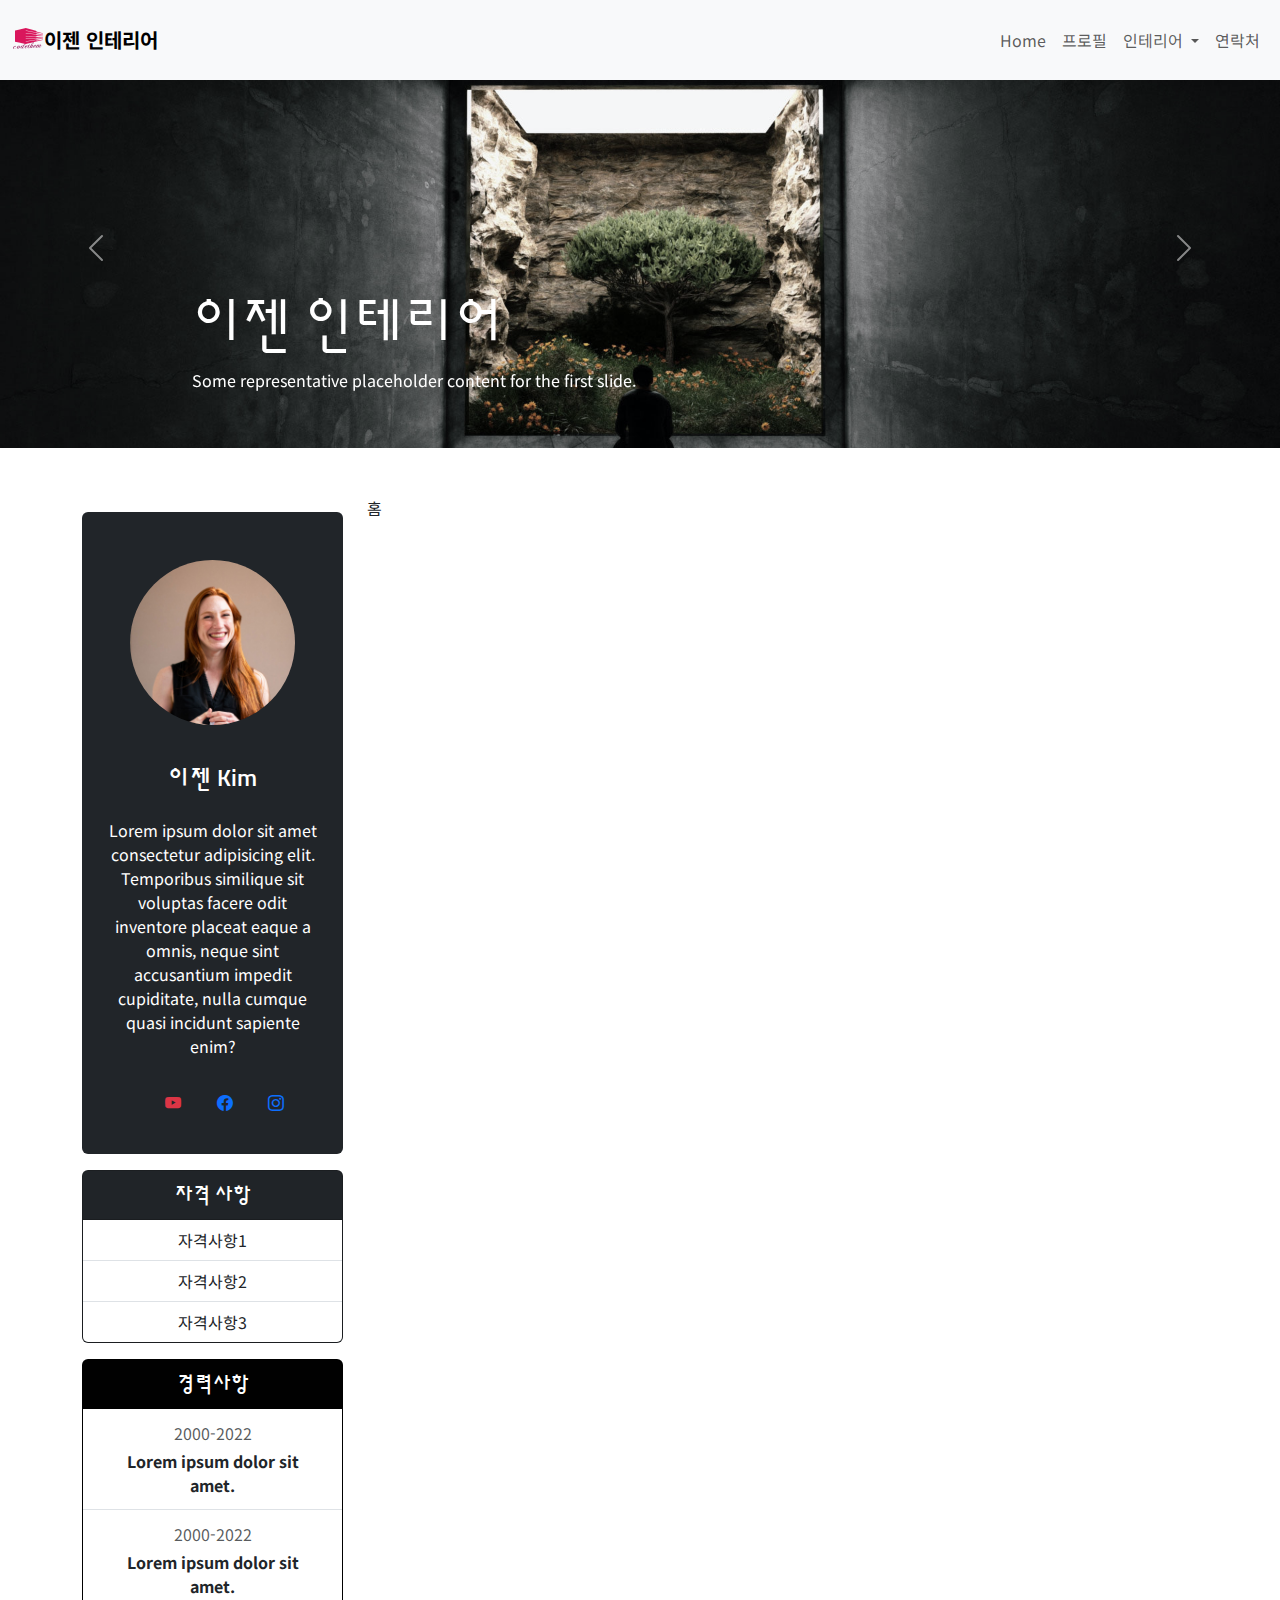
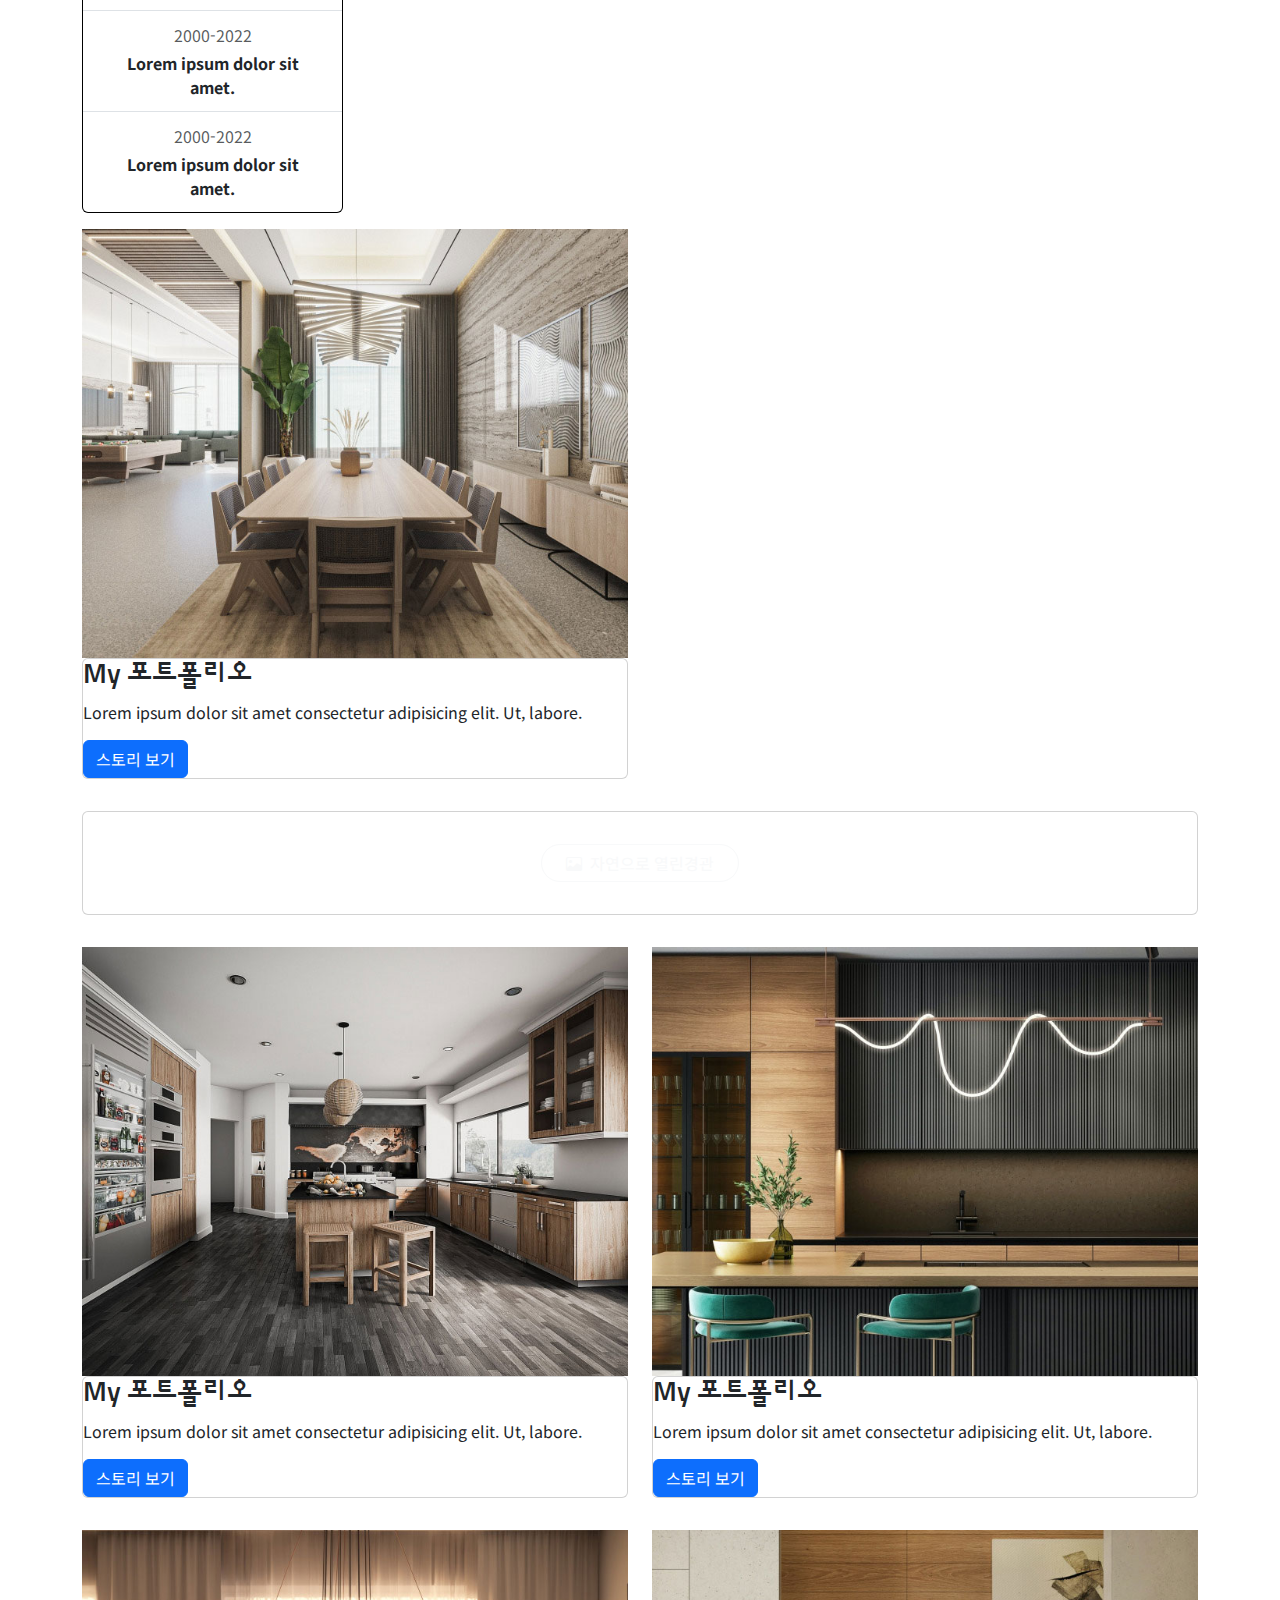
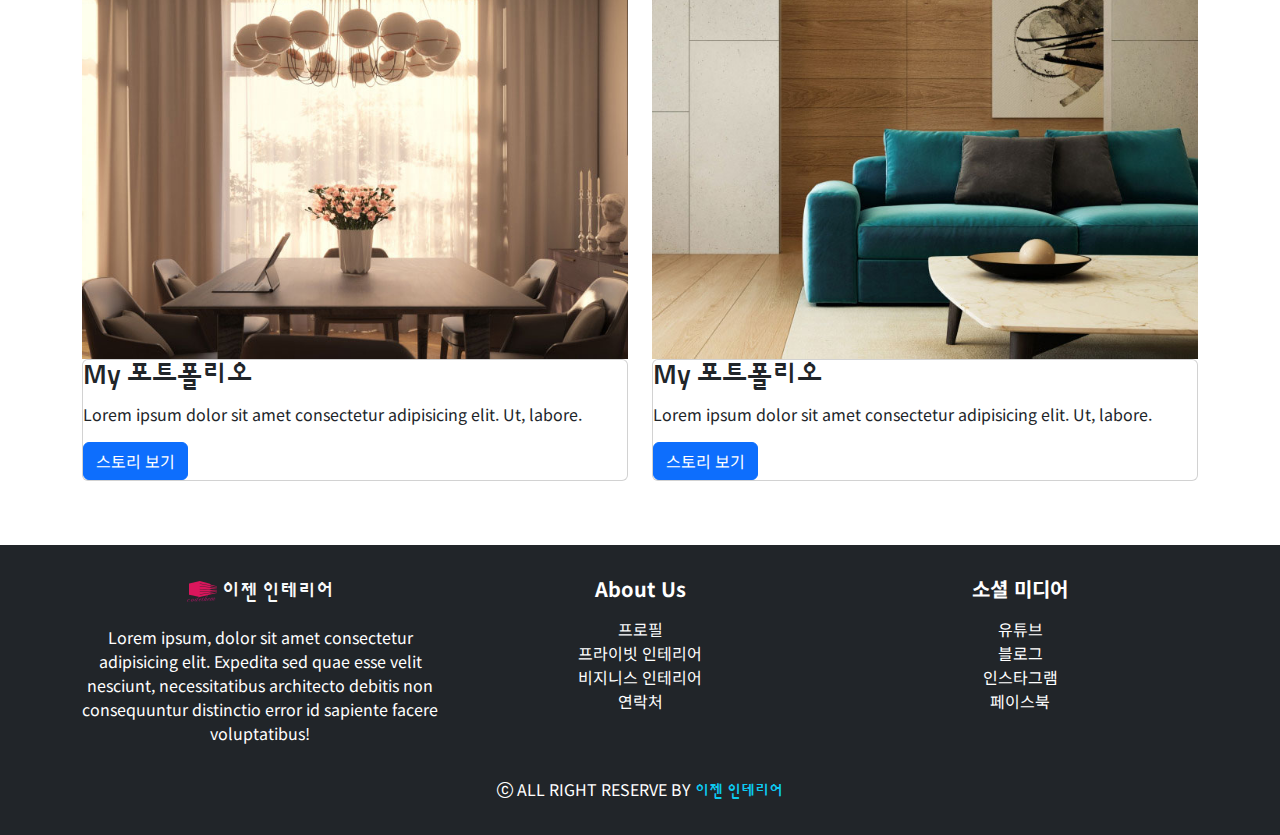
<file: Home.html>
<!DOCTYPE html>
<html lang="ko">
  <head>
    <meta charset="UTF-8" />
    <meta name="viewport" content="width=device-width, initial-scale=1.0" />
    <title>이젠 인테리어</title>
    <link href="./css/bootstrap.css" rel="stylesheet"/>
    <link
    rel="stylesheet"
    href="https://cdn.jsdelivr.net/npm/bootstrap-icons@1.11.3/font/bootstrap-icons.min.css"
  />
    <link href="./css/style.css" rel="stylesheet"/>
  </head>

        <!-- 헤더 영역 시작 -->
  <header>
    <div id="headerCarousel" class="mt-5  carousel slide">
      <div class="carousel-inner">
        
        <div class="carousel-item active">
          <img src="./images/header1.jpg" class="d-block w-100" alt="인테리어 사진1">
        <div class="carousel-caption text-md-start">
          <h1 class="display-4 d-block bm-0">이젠 인테리어</h1>
          <p>Some representative placeholder content for the first slide.</p>
        </div>
      </div>
        <div class="carousel-item">
          <img src="./images/header2.jpg" class="d-block w-100" alt="인테리어 사진2">
          <div class="carousel-caption">
            <h2 class="display-4 d-block mb-0">이젠 인테리어</h2>
            <p class="d-none d-sm-block">Some representative placeholder content for the first slide.</p>
          </div>
        </div>
        <div class="carousel-item">
          <img src="./images/header3.jpg" class="d-block w-100" alt="엔테리어 사진3">
          <div class="carousel-caption">
            <h2 class="display-4 d-block mb-0">이젠 인테리어</h2>
            <p class="d-none d-sm-block">Some representative placeholder content for the first slide.</p>
        </div>
      </div>
      <div class="carousel-item">
        <img src="./images/header4.jpg" class="d-block w-100" alt="인테리어 사진4">
        <div class="carousel-caption">
          <h2 class="display-4 d-block mb-0">이젠 인테리어</h2>
          <p class="d-none d-sm-block">Some representative placeholder content for the first slide.</p>
        </div>
      </div>
      <div class="carousel-item">
        <img src="./images/header5.jpg" class="d-block w-100" alt="인테리어 사진5">
        <div class="carousel-caption">
          <h2 class="display-4 d-block mb-0">이젠 인테리어</h2>
          <p class="d-none d-sm-block">Some representative placeholder content for the first slide.</p>
        </div>
      </div>
      <button class="carousel-control-prev" type="button" data-bs-target="#headerCarousel" data-bs-slide="prev">
        <span class="carousel-control-prev-icon" aria-hidden="true"></span>
        <span class="visually-hidden">Previous</span>
      </button>
      <button class="carousel-control-next" type="button" data-bs-target="#headerCarousel" data-bs-slide="next">
        <span class="carousel-control-next-icon" aria-hidden="true"></span>
        <span class="visually-hidden">Next</span>
      </button>
    </div>
</header>
        <!-- 헤더 영역 끝 -->
        <!-- 네비게이션 바 시작 -->
  <body>
    <nav class="navbar navbar-expand-md fixed-top bg-light">
      <div class="container-fluid">
        <img src="./images/logo.png" alt="로고" class="my-3">
        <a class="navbar-brand fw-bold" href="#">이젠 인테리어</a>
        <button class="navbar-toggler" type="button" data-bs-toggle="collapse" data-bs-target="#menubar" aria-controls="menubar" aria-expanded="false" aria-label="Toggle navigation">
          <span class="navbar-toggler-icon"></span>
        </button>

          <div class="collapse navbar-collapse" id="menubar">
            <ul class="navbar-nav ms-auto mb-2 mb-lg-0">
              <li class="nav-item">
                <a class="nav-link" href="Home.html">Home</a>
              </li>
              <li class="nav-item">
                <a class="nav-link" href="profile.html">프로필</a>
              </li>
              <li class="nav-item dropdown">
                <a class="nav-link dropdown-toggle" href="#" role="button" data-bs-toggle="dropdown" aria-expanded="false">
                  인테리어
                </a>
                <ul class="dropdown-menu">
                  <li><a class="dropdown-item" href="#">개인공간</a></li>
                  <li><a class="dropdown-item" href="#">비지니스 공간</a></li>
                </ul>
              </li>
              <li class="nav-item">
                <a class="nav-link" href="#">연락처</a>
              </li>
            </ul>
        </div>
      </div>
    </nav>
        <!-- 네비게이션 바 끝 -->

        <!-- 메인 섹션 시작 -->
    <main class="container my-5">
      <div class="row">
        <!-- 프로필 바 섹션-->
        <section class="col-md-5 col-lg-3">
            <div class="bg-dark text-center text-white my-3 p-4 rounded">
              <img
                src="./images/main-profile.jpg"
                alt="프로필"
                class="img-fluid rounded-circle p-4"
              />
              <h2 class="fs-4 py-3">이젠 Kim</h3>
              <p>
                Lorem ipsum dolor sit amet consectetur adipisicing elit. Temporibus similique sit voluptas facere odit inventore placeat eaque a omnis, neque sint accusantium impedit cupiditate, nulla cumque quasi incidunt sapiente enim?
              </p>
            
            <div class="d-flex justify-content-evenly ps-4 py-3">
          <a
            href="#"
            target="_blank"
            class="link-danger"
            aria-label="유튜브"
            ><i class="bi bi-youtube"></i
          ></a>
          <a
            href="#"
            target="_blank"
            ><i class="bi bi-facebook"></i
          ></a>
          <a
            href="#"
            target="_blank"
            ><i class="bi bi-instagram"></i
          ></a>
          </div>
        </div>       
        <!-- 프로필 바 섹션 끝-->

        <!-- 자격사항 리스트 시작 -->
        <div class="card bg-dark text-white text-center">
          <div class="card-header">
          <h3 class="fs-5 m-1">자격 사항</h3>
          </div>
          <ul class="list-group list-group-flush">
          <l1 class="list-group-item">자격사항1</l1>
          <l1 class="list-group-item">자격사항2</l1>
          <l1 class="list-group-item">자격사항3</l1>
        </ul>
      </div>
      <!-- 자격사항 리시트 끝-->
               <!--경력사항 리스트 시작-->
               <div class="card bg-black text-white text-center mt-3">
                <div class="card-header">
                  <h3 class="fs-5 m-1">경력사항</h3>
                </div>
                <ul class="list-group list-group-flush">
                  <li class="list-group-item">
                    <p class="text-muted m-1">2000-2022</p>
                    <p class="m-1 fw-bold">Lorem ipsum dolor sit amet.</p>
                  </li>
                  <li class="list-group-item">
                    <p class="text-muted m-1">2000-2022</p>
                    <p class="m-1 fw-bold">Lorem ipsum dolor sit amet.</p>
                  </li>
                  <li class="list-group-item">
                    <p class="text-muted m-1">2000-2022</p>
                    <p class="m-1 fw-bold">Lorem ipsum dolor sit amet.</p>
                  </li>
                  <li class="list-group-item">
                    <p class="text-muted m-1">2000-2022</p>
                    <p class="m-1 fw-bold">Lorem ipsum dolor sit amet.</p>
                  </li>
                </ul>
              </div>
              <!-- 경력사항 리스트 끝 -->
      </section>

        <!-- 포트폴리오 섹션 시작 -->
        <section class="col-md-7 col-lg-9">
            홈

            </section>
            <div class="col-lg-6 py-3">
              <img src="./images/gallery2.jpg" alt="포토폴리오2" class="card-img-top">
              <div class="card">
                <div class="overflow-hidden">
              <h3>My 포트폴리오</h3>
              <p>Lorem ipsum dolor sit amet consectetur adipisicing elit. Ut, labore.</p>
              <button type="button" class="btn btn-primary">스토리 보기</button>
            </div>
          </div>  
            </div>
            <!-- 베너 섹션 시작 -->
            <div class="col-12 py-3">
              <div class="banner card text-center p-3">
                <div class="card-body" id="banner">
                  <button
                    type="button"
                    class="btn btn-outline-light px-4 rounded-pill"
                    data-bs-toggle="modal"
                    data-bs-target="#portfolioMdal"
                  >
                    <i class="bi bi-image me-1"></i>
                    자연으로 열린경관
                  </button>
                  <!-- Modal -->
                  <div
                    class="modal fade"
                    id="portfolioMdal"
                    tabindex="-1"
                    data-bs-backdrop="static"
                    data-bs-keyboard="false"
                    aria-labelledby="portfolioMdalLabel"
                    aria-hidden="true"
                  >
                    <div class="modal-dialog">
                      <div class="modal-content">
                        <div class="modal-header">
                          <h1 class="modal-title fs-5" id="portfolioMdalLabel">
                            자연으로 열린공간
                          </h1>
                          <button
                            type="button"
                            class="btn-close"
                            data-bs-dismiss="modal"
                            aria-label="Close"
                          ></button>
                        </div>
                        <div class="modal-body">
                          <h2>Lorem, ipsum dolor.</h2>
                          <p>
                            Lorem, ipsum dolor sit amet consectetur adipisicing
                            elit.
                          </p>
                          <img
                            src="./images/modal-img.jpg"
                            alt="열린 공간"
                            class="img-fluid"
                          />
                          <p>
                            Lorem, ipsum dolor sit amet consectetur adipisicing
                            elit. Deserunt quod harum consectetur voluptates
                            inventore velit amet obcaecati, placeat alias aut!
                          </p>
                        </div>
                        <div class="modal-footer">
                          <button
                            type="button"
                            class="btn btn-outline-dark btn-sm"
                            data-bs-dismiss="modal"
                          >
                            닫기
                          </button>
                          <button
                            type="button"
                            class="btn btn-outline-danger btn-sm"
                          >
                            뉴스 기사 보기
                          </button>
                        </div>
                      </div>
                    </div>
                  </div>
                </div>
              </div>
            </div>
            <!-- 베너 섹션 끝 -->

              <div class="col-lg-6 py-3">
                <img src="./images/gallery3.jpg" alt="포토폴리오3" class="card-img-top">
                <div class="card">
                  <div class="overflow-hidden">
                <h3>My 포트폴리오</h3>
                <p>Lorem ipsum dolor sit amet consectetur adipisicing elit. Ut, labore.</p>
                <button type="button" class="btn btn-primary">스토리 보기</button>
                </div>
              </div>  
            </div>
                
                <div class="col-lg-6 py-3">
                  <img src="./images/gallery4.jpg" alt="포토폴리오4" class="card-img-top">
                  <div class="card">
                    <div class="overflow-hidden">
                  <h3>My 포트폴리오</h3>
                  <p>Lorem ipsum dolor sit amet consectetur adipisicing elit. Ut, labore.</p>
                  <button type="button" class="btn btn-primary">스토리 보기</button>
                  </div>
                </div>  
              </div>  

                <div class="col-lg-6 py-3">
                  <img src="./images/gallery5.jpg" alt="포토폴리오5" class="card-img-top">
                  <div class="card">
                    <div class="overflow-hidden">
                  <h3>My 포트폴리오</h3>
                  <p>Lorem ipsum dolor sit amet consectetur adipisicing elit. Ut, labore.</p>
                  <button type="button" class="btn btn-primary">스토리 보기</button>
                  </div>
                </div>  
              </div>

                  <div class="col-lg-6 py-3">
                    <img src="./images/gallery6.jpg" alt="포토폴리오5" class="card-img-top">
                    <div class="card">
                      <div class="overflow-hidden">
                    <h3>My 포트폴리오</h3>
                    <p>Lorem ipsum dolor sit amet consectetur adipisicing elit. Ut, labore.</p>
                    <button type="button" class="btn btn-primary">스토리 보기</button>
                    </div>
                  </div>  
                </div>
          </div>
        </section>
        <!-- 포트폴리오 섹션 끝 -->
      </div>
    </main>
    <!-- 메인 섹션 끝 -->
    <!-- 푸터 영역 시작 -->
    <footer class="bg-dark  text-white text-center py-3">
      <div class="container">
        <div class="row">
          <div class="col-md-4">
            <a href="index.html" class="logo-font link-light text-decoration-none fs-5">
          <img src="./images/logo.png" alt="로고" class="my-3">
          이젠 인테리어
        </a>
          <p>
            Lorem ipsum, dolor sit amet consectetur adipisicing elit. Expedita sed quae esse velit nesciunt, necessitatibus architecto debitis non consequuntur distinctio error id sapiente facere voluptatibus!
          </p>
          </div>

          <div class="col-md-4">
            <h5 class="fw-bold my-3">About Us</h5>
            <ul class="list-unstyled">
              <li>
                <a href="profile.html" class="link-light text-decoration-none">프로필</a>
              </li>
              <li><a href="private-interior.html" class="link-light text-decoration-none"></a>프라이빗 인테리어</li>
              <li><a href="business-interior.html" class="link-light text-decoration-none"></a>비지니스 인테리어</li>
              <li><a href="contact.html" class="link-light text-decoration-none"></a>연락처</li>
              </ul>
          </div>
          <div class="col-md-4">
            <h5 class="fw-bold my-3">소셜 미디어</h5>
            <ul class="list-unstyled">
              <li><a href="#" class="link-light text-decoration-none"></a>유튜브</li>
              <li><a href="#" class="link-light text-decoration-none"></a>블로그</li>
              <li><a href="#" class="link-light text-decoration-none"></a>인스타그램</li>
              <li><a href="#" class="link-light text-decoration-none"></a>페이스북</li>
              </ul>
          </div>
        </div>
        <p class="my-3">
          <i class="bi bi-c-circle"></i> ALL RIGHT RESERVE BY
          <span class="logo-font text-info">이젠 인테리어</span>
        </p>
        </div>
       </div>
      </footer> 
      <!-- 푸터 영역 끝 -->
    <script src="./js/bootstrap.bundle.js"></script>
  </body>
</html>
</file>
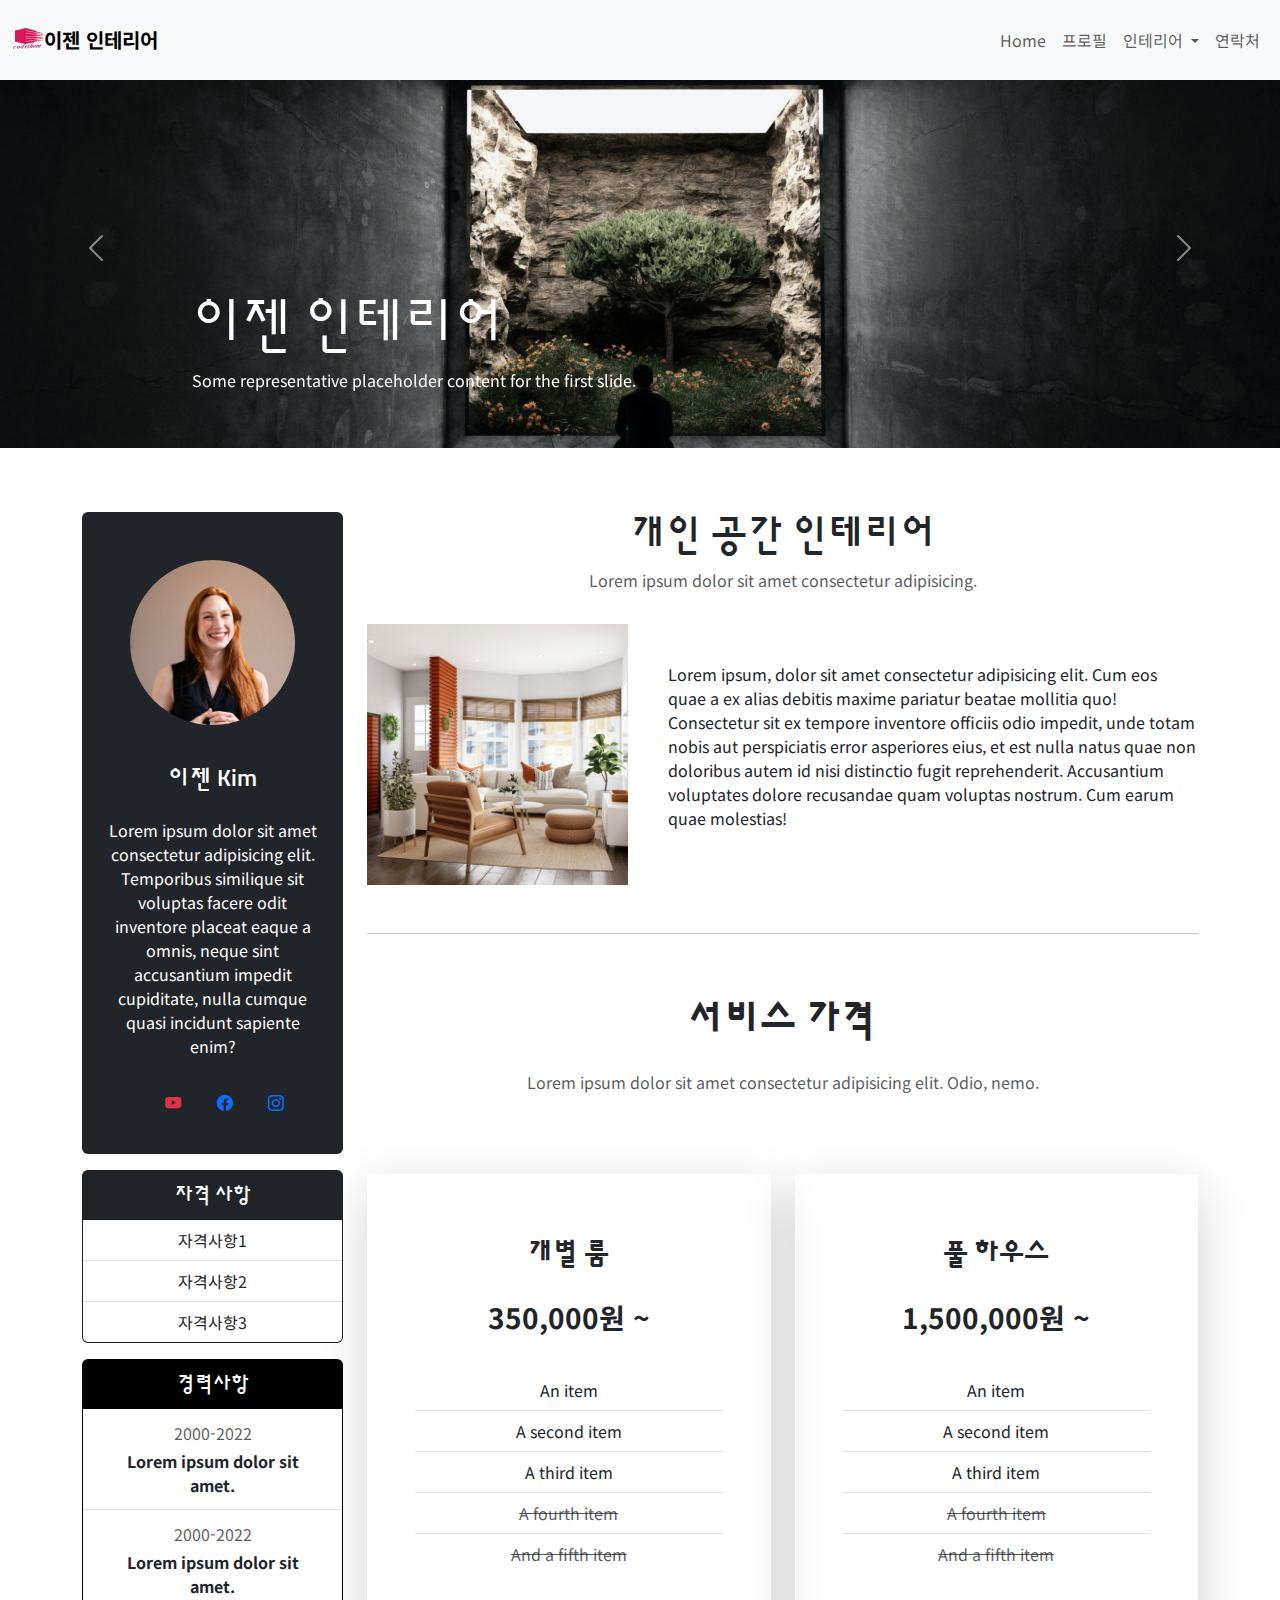
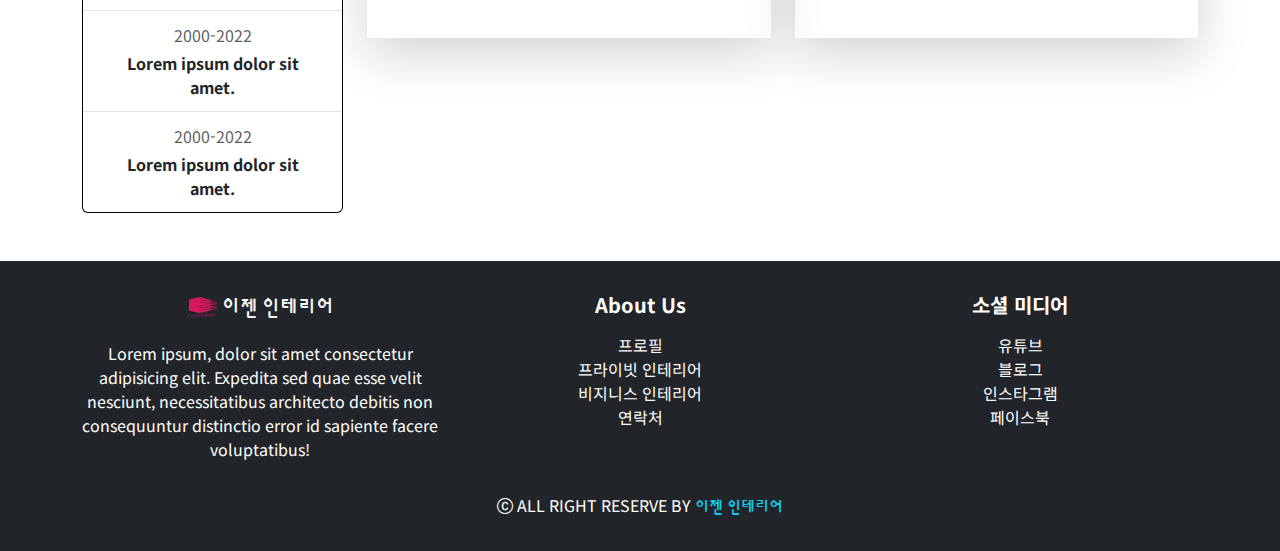
<file: private.html>
<!DOCTYPE html>
<html lang="ko">
  <head>
    <meta charset="UTF-8" />
    <meta name="viewport" content="width=device-width, initial-scale=1.0" />
    <title>이젠 인테리어</title>
    <link href="./css/bootstrap.css" rel="stylesheet"/>
    <link
    rel="stylesheet"
    href="https://cdn.jsdelivr.net/npm/bootstrap-icons@1.11.3/font/bootstrap-icons.min.css"
  />
    <link href="./css/style.css" rel="stylesheet"/>
  </head>
  <body>
        <!-- 헤더 영역 시작 -->
  <header>
    <div id="headerCarousel" class="mt-5  carousel slide">
      <div class="carousel-inner">
        
        <div class="carousel-item active">
          <img src="./images/header1.jpg" class="d-block w-100" alt="인테리어 사진1">
        <div class="carousel-caption text-md-start">
          <h1 class="display-4 d-block bm-0">이젠 인테리어</h1>
          <p>Some representative placeholder content for the first slide.</p>
        </div>
      </div>
        <div class="carousel-item">
          <img src="./images/header2.jpg" class="d-block w-100" alt="인테리어 사진2">
          <div class="carousel-caption">
            <h2 class="display-4 d-block mb-0">이젠 인테리어</h2>
            <p class="d-none d-sm-block">Some representative placeholder content for the first slide.</p>
          </div>
        </div>
        <div class="carousel-item">
          <img src="./images/header3.jpg" class="d-block w-100" alt="엔테리어 사진3">
          <div class="carousel-caption">
            <h2 class="display-4 d-block mb-0">이젠 인테리어</h2>
            <p class="d-none d-sm-block">Some representative placeholder content for the first slide.</p>
        </div>
      </div>
      <div class="carousel-item">
        <img src="./images/header4.jpg" class="d-block w-100" alt="인테리어 사진4">
        <div class="carousel-caption">
          <h2 class="display-4 d-block mb-0">이젠 인테리어</h2>
          <p class="d-none d-sm-block">Some representative placeholder content for the first slide.</p>
        </div>
      </div>
      <div class="carousel-item">
        <img src="./images/header5.jpg" class="d-block w-100" alt="인테리어 사진5">
        <div class="carousel-caption">
          <h2 class="display-4 d-block mb-0">이젠 인테리어</h2>
          <p class="d-none d-sm-block">Some representative placeholder content for the first slide.</p>
        </div>
      </div>
      <button class="carousel-control-prev" type="button" data-bs-target="#headerCarousel" data-bs-slide="prev">
        <span class="carousel-control-prev-icon" aria-hidden="true"></span>
        <span class="visually-hidden">Previous</span>
      </button>
      <button class="carousel-control-next" type="button" data-bs-target="#headerCarousel" data-bs-slide="next">
        <span class="carousel-control-next-icon" aria-hidden="true"></span>
        <span class="visually-hidden">Next</span>
      </button>
    </div>
</header>
        <!-- 헤더 영역 끝 -->
        <!-- 네비게이션 바 시작 -->
  
    <nav class="navbar navbar-expand-md fixed-top bg-light">
      <div class="container-fluid">
        <img src="./images/logo.png" alt="로고" class="my-3">
        <a class="navbar-brand fw-bold" href="#">이젠 인테리어</a>
        <button class="navbar-toggler" type="button" data-bs-toggle="collapse" data-bs-target="#menubar" aria-controls="menubar" aria-expanded="false" aria-label="Toggle navigation">
          <span class="navbar-toggler-icon"></span>
        </button>

          <div class="collapse navbar-collapse" id="menubar">
            <ul class="navbar-nav ms-auto mb-2 mb-lg-0">
              <li class="nav-item">
                <a class="nav-link" href="Home.html">Home</a>
              </li>
              <li class="nav-item">
                <a class="nav-link" href="profile.html">프로필</a>
              </li>
              <li class="nav-item dropdown">
                <a class="nav-link dropdown-toggle" href="#" role="button" aria-current="page" data-bs-toggle="dropdown" aria-expanded="false">
                  인테리어
                </a>
                <ul class="dropdown-menu">
                  <li><a class="dropdown-item" href="private.html">개인공간</a></li>
                  <li><a class="dropdown-item active" aria-current="page" href="#">비지니스 공간</a></li>
                </ul>
              </li>
              <li class="nav-item">
                <a class="nav-link" href="#">연락처</a>
              </li>
            </ul>
        </div>
      </div>
    </nav>
        <!-- 네비게이션 바 끝 -->

        <!-- 메인 섹션 시작 -->
    <main class="container my-5">
      <div class="row">
        <!-- 프로필 바 섹션-->
        <section class="col-md-5 col-lg-3 order-2 order-md-1">
            <div class="bg-dark text-center text-white my-3 p-4 rounded">
              <img
                src="./images/main-profile.jpg"
                alt="프로필"
                class="img-fluid rounded-circle p-4"
              />
              <h2 class="fs-4 py-3">이젠 Kim</h3>
              <p>
                Lorem ipsum dolor sit amet consectetur adipisicing elit. Temporibus similique sit voluptas facere odit inventore placeat eaque a omnis, neque sint accusantium impedit cupiditate, nulla cumque quasi incidunt sapiente enim?
              </p>
            
            <div class="d-flex justify-content-evenly ps-4 py-3">
          <a
            href="#"
            target="_blank"
            class="link-danger"
            aria-label="유튜브"
            ><i class="bi bi-youtube"></i
          ></a>
          <a
            href="#"
            target="_blank"
            ><i class="bi bi-facebook"></i
          ></a>
          <a
            href="#"
            target="_blank"
            ><i class="bi bi-instagram"></i
          ></a>
          </div>
        </div>       
        <!-- 프로필 바 섹션 끝-->

        <!-- 자격사항 리스트 시작 -->
        <div class="card bg-dark text-white text-center">
          <div class="card-header">
          <h3 class="fs-5 m-1">자격 사항</h3>
          </div>
          <ul class="list-group list-group-flush">
          <l1 class="list-group-item">자격사항1</l1>
          <l1 class="list-group-item">자격사항2</l1>
          <l1 class="list-group-item">자격사항3</l1>
        </ul>
      </div>
      <!-- 자격사항 리시트 끝-->
               <!--경력사항 리스트 시작-->
               <div class="card bg-black text-white text-center mt-3">
                <div class="card-header">
                  <h3 class="fs-5 m-1">경력사항</h3>
                </div>
                <ul class="list-group list-group-flush">
                  <li class="list-group-item">
                    <p class="text-muted m-1">2000-2022</p>
                    <p class="m-1 fw-bold">Lorem ipsum dolor sit amet.</p>
                  </li>
                  <li class="list-group-item">
                    <p class="text-muted m-1">2000-2022</p>
                    <p class="m-1 fw-bold">Lorem ipsum dolor sit amet.</p>
                  </li>
                  <li class="list-group-item">
                    <p class="text-muted m-1">2000-2022</p>
                    <p class="m-1 fw-bold">Lorem ipsum dolor sit amet.</p>
                  </li>
                  <li class="list-group-item">
                    <p class="text-muted m-1">2000-2022</p>
                    <p class="m-1 fw-bold">Lorem ipsum dolor sit amet.</p>
                  </li>
                </ul>
              </div>
              <!-- 경력사항 리스트 끝 -->
      </section>

      <section class="col-md-7 col-lg-9 order-1 order-md-2">
        <section class="py-3 text-center">
          <h1>개인 공간 인테리어</h1>
        <p class="text-muted">Lorem ipsum dolor sit amet consectetur adipisicing.</p>
        <div class="row align-items-center">
            <div class="col-lg-6 col-xl-4 py-3">
                <img src="./images/private.jpg" alt="개인 공간 인테리어" class="img-fluid">
            </div>
            <div class="col-lg-6 col-xl-8 py-3">
                <p class="ms-lg-3 text-lg-start">Lorem ipsum, dolor sit amet consectetur adipisicing elit. Cum eos quae a ex alias debitis maxime pariatur beatae mollitia quo! Consectetur sit ex tempore inventore officiis odio impedit, unde totam nobis aut perspiciatis error asperiores eius, et est nulla natus quae non doloribus autem id nisi distinctio fugit reprehenderit. Accusantium voluptates dolore recusandae quam voluptas nostrum. Cum earum quae molestias!</p>
            </div>
        </div>
        </section>
        <hr>
        <section class="text-center">
          <div class="pt-5 pb-3">
          <h2 class="fs-1 fw-bold pb-3">서비스 가격</h2>
          <p class="text-muted">Lorem ipsum dolor sit amet consectetur adipisicing elit. Odio, nemo.</p>
        </div>
        <div class="row py-5">
          <div class="col-lg-6 mb-5">
            <div class="shadow-lg p-5">
              <h3 class="fw-bold py-3">개별 룸</h3>
              <p class="fs-3 fw-bold">350,000원 ~ </p>
              <ul class="list-group list-group-flush py-3">
                <li class="list-group-item"> An item</li>
                <li class="list-group-item"> A second item</li>
                <li class="list-group-item"> A third item</li>
                <li class="list-group-item text-muted text-decoration-line-through" >A fourth item</li>
                <li class="list-group-item text-muted text-decoration-line-through" >And a fifth item</li>
              </ul>
            </div>
          </div>
          <div class="col-lg-6 mb-5">
            <div class="shadow-lg p-5">
              <h3 class="fw-bold py-3">풀 하우스</h3>
              <p class="fs-3 fw-bold">1,500,000원 ~ </p>
              <ul class="list-group list-group-flush py-3">
                <li class="list-group-item"> An item</li>
                <li class="list-group-item"> A second item</li>
                <li class="list-group-item"> A third item</li>
                <li class="list-group-item text-muted text-decoration-line-through" >A fourth item</li>
                <li class="list-group-item text-muted text-decoration-line-through" >And a fifth item</li>
              </ul>
            </div>
          </div>

        </div>
          </section>
          <!-- 프라이빗 인테리어 가격 섹션 끝 -->
      </section>         
      </div>
    </main>
    <!-- 메인 섹션 끝 -->
    <!-- 푸터 영역 시작 -->
    <footer class="bg-dark  text-white text-center py-3">
      <div class="container">
        <div class="row">
          <div class="col-md-4">
            <a href="index.html" class="logo-font link-light text-decoration-none fs-5">
          <img src="./images/logo.png" alt="로고" class="my-3">
          이젠 인테리어
        </a>
          <p>
            Lorem ipsum, dolor sit amet consectetur adipisicing elit. Expedita sed quae esse velit nesciunt, necessitatibus architecto debitis non consequuntur distinctio error id sapiente facere voluptatibus!
          </p>
          </div>

          <div class="col-md-4">
            <h5 class="fw-bold my-3">About Us</h5>
            <ul class="list-unstyled">
              <li>
                <a href="profile.html" class="link-light text-decoration-none">프로필</a>
              </li>
              <li><a href="private-interior.html" class="link-light text-decoration-none"></a>프라이빗 인테리어</li>
              <li><a href="business-interior.html" class="link-light text-decoration-none"></a>비지니스 인테리어</li>
              <li><a href="contact.html" class="link-light text-decoration-none"></a>연락처</li>
              </ul>
          </div>
          <div class="col-md-4">
            <h5 class="fw-bold my-3">소셜 미디어</h5>
            <ul class="list-unstyled">
              <li><a href="#" class="link-light text-decoration-none"></a>유튜브</li>
              <li><a href="#" class="link-light text-decoration-none"></a>블로그</li>
              <li><a href="#" class="link-light text-decoration-none"></a>인스타그램</li>
              <li><a href="#" class="link-light text-decoration-none"></a>페이스북</li>
              </ul>
          </div>
        </div>
        <p class="my-3">
          <i class="bi bi-c-circle"></i> ALL RIGHT RESERVE BY
          <span class="logo-font text-info">이젠 인테리어</span>
        </p>
        </div>
       </div>
      </footer> 
      <!-- 푸터 영역 끝 -->
    <script src="./js/bootstrap.bundle.js"></script>
  </body>
</html>
</file>
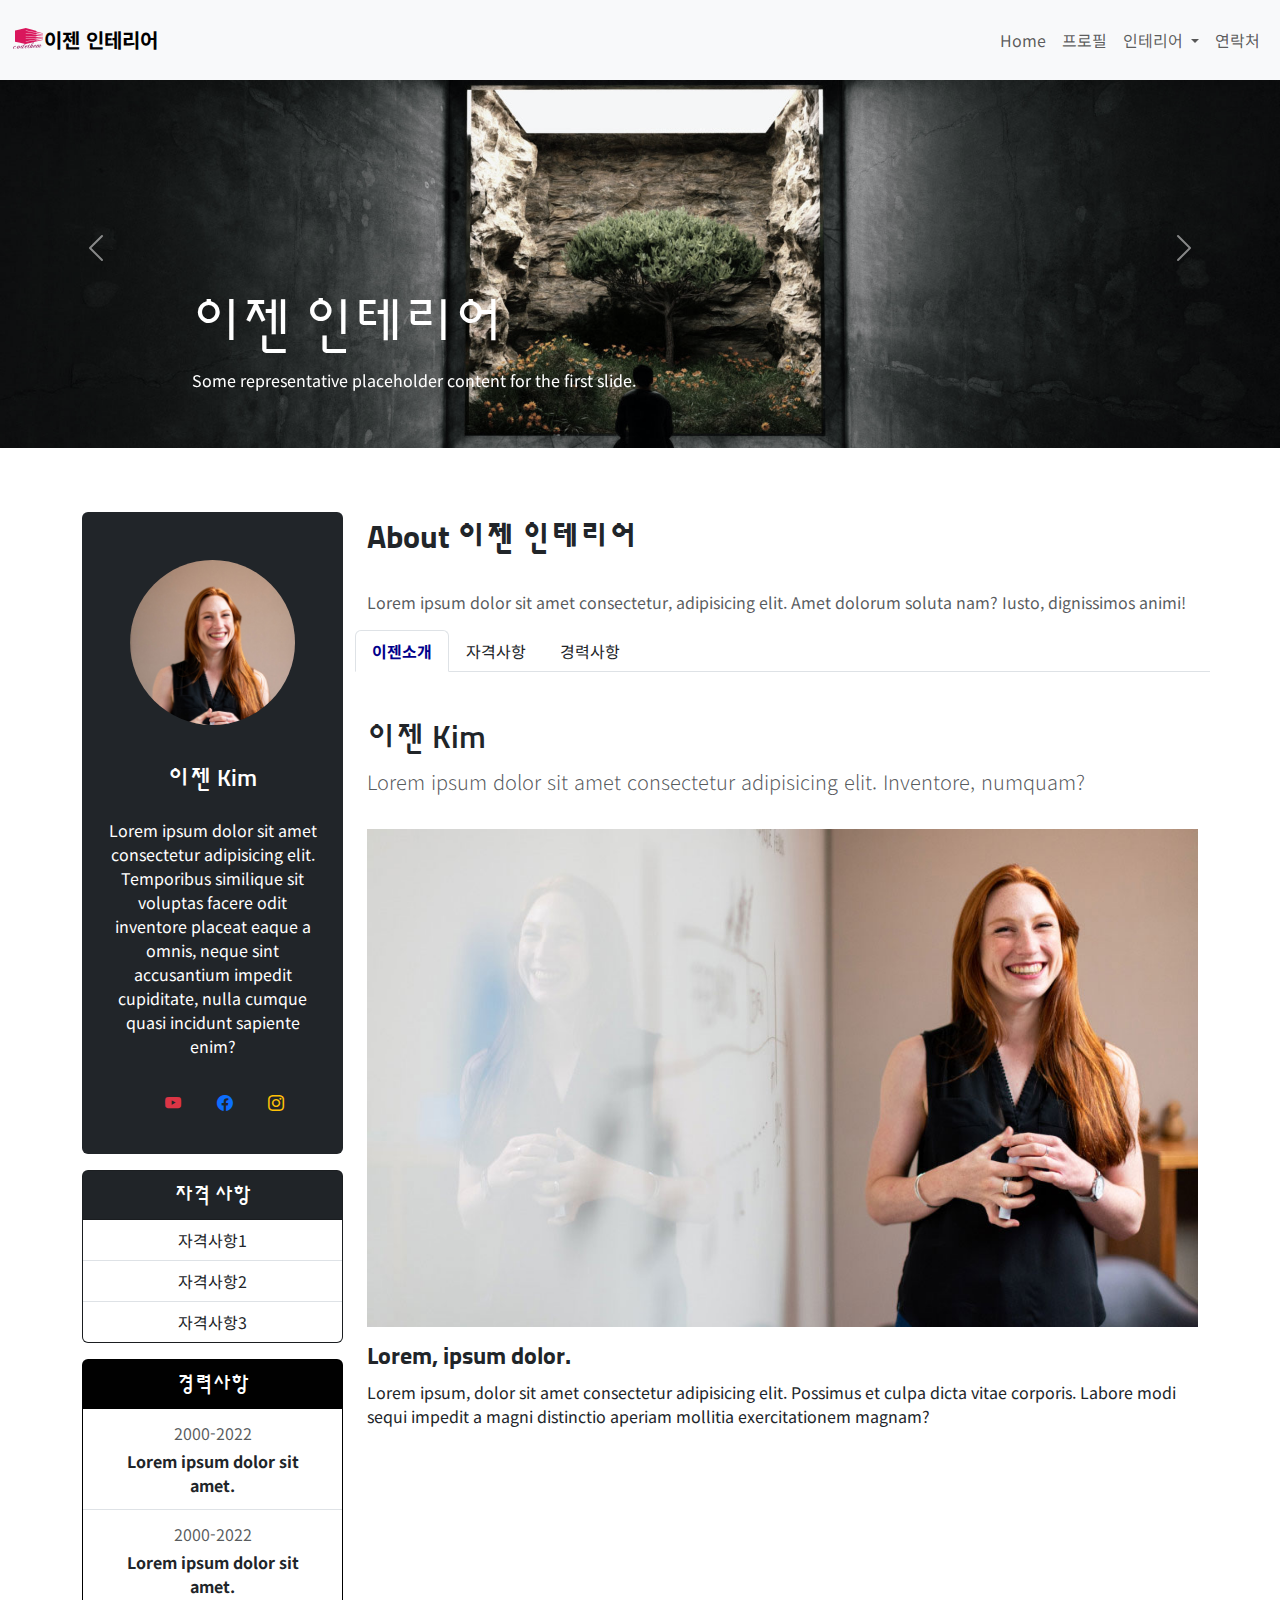
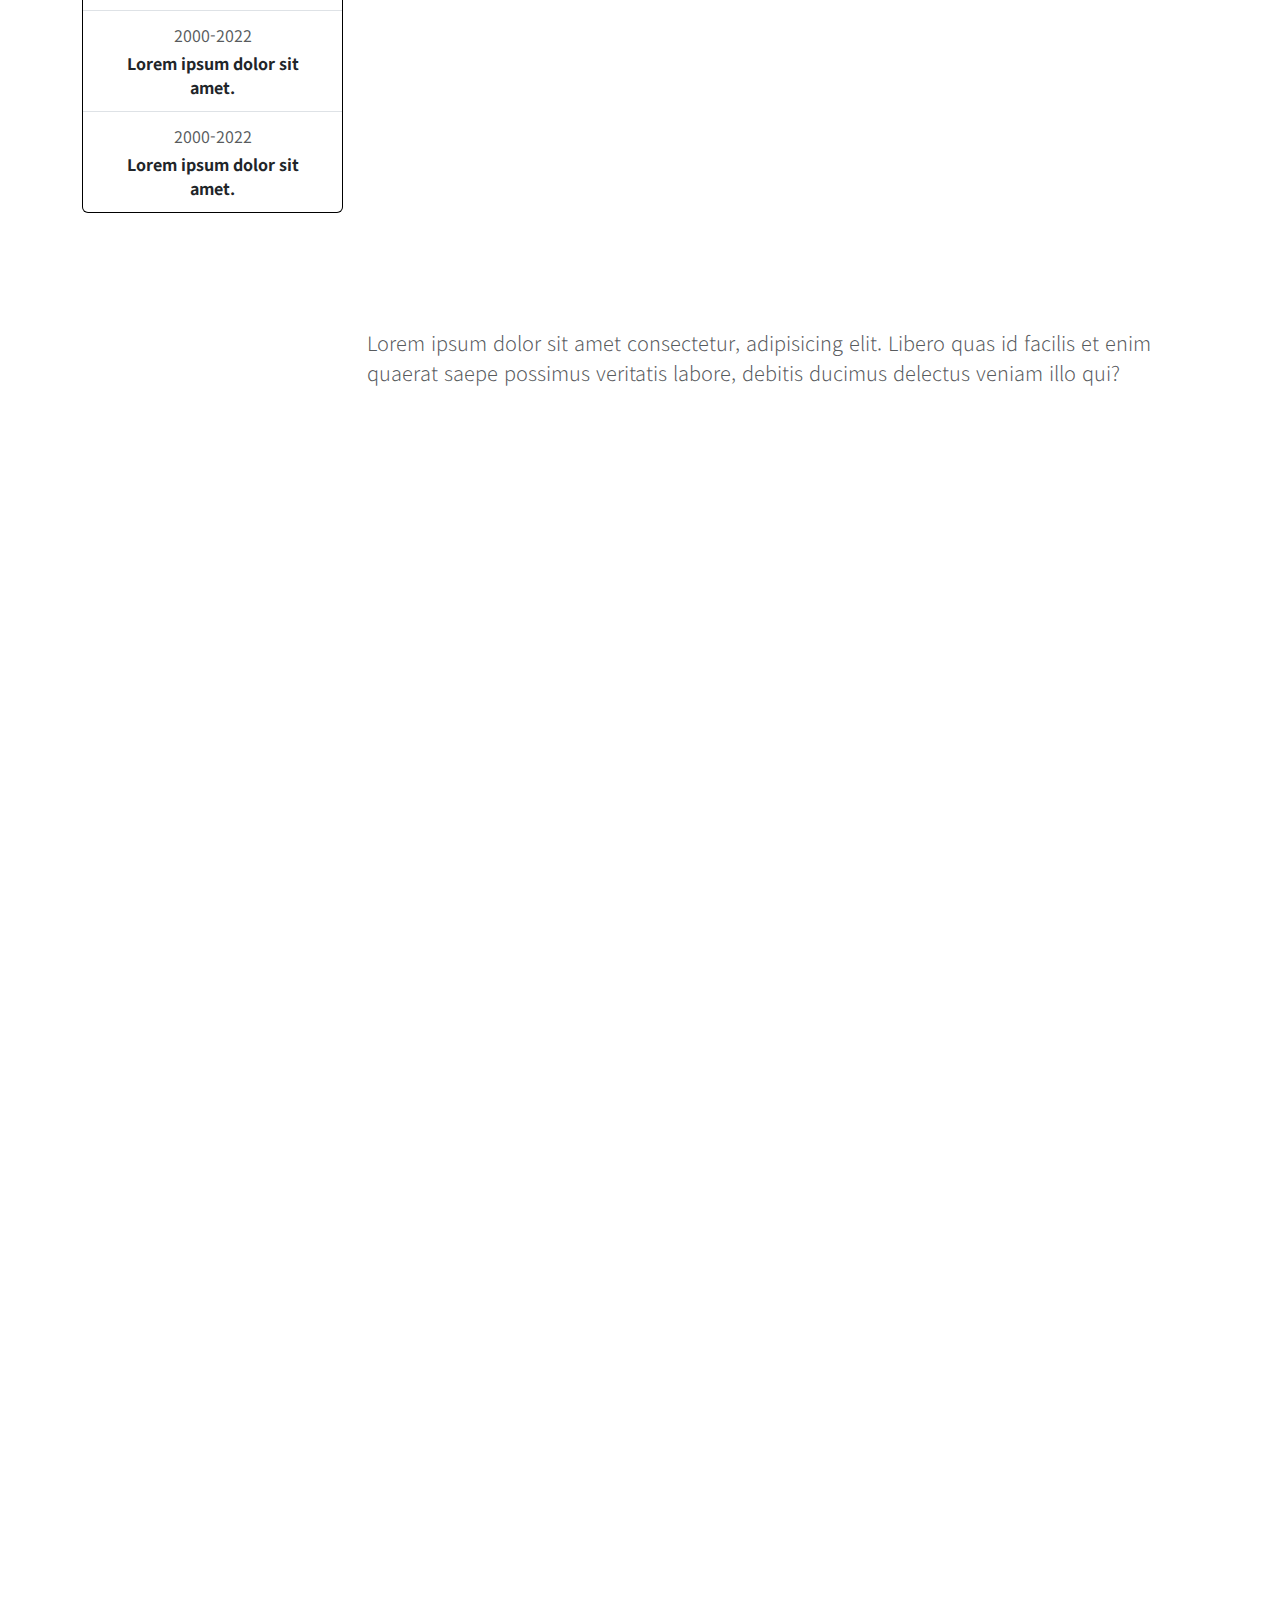
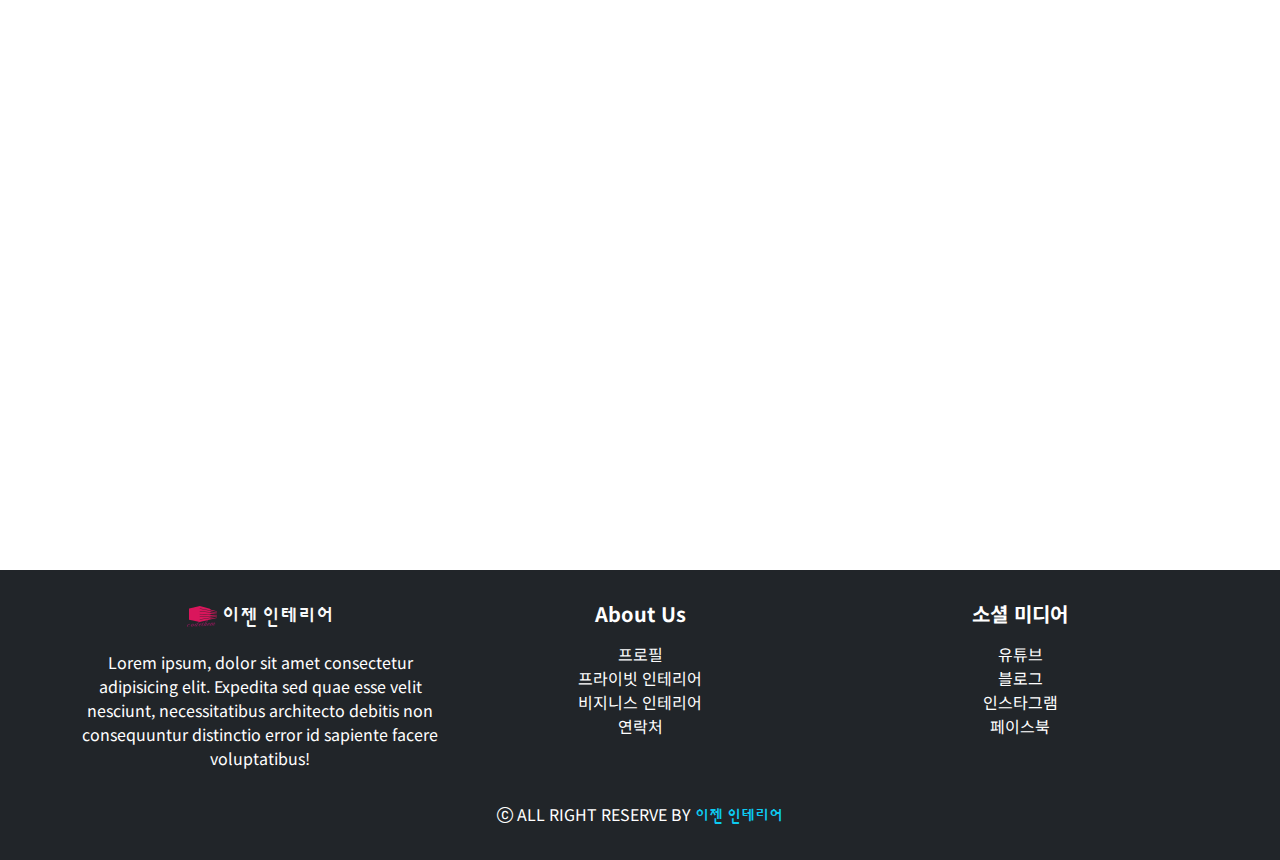
<file: profile.html>
<!DOCTYPE html>
<html lang="ko">
  <head>
    <meta charset="UTF-8" />
    <meta name="viewport" content="width=device-width, initial-scale=1.0" />
    <title>이젠 인테리어</title>
    <link href="./css/bootstrap.css" rel="stylesheet"/>
    <link
    rel="stylesheet"
    href="https://cdn.jsdelivr.net/npm/bootstrap-icons@1.11.3/font/bootstrap-icons.min.css"
  />
    <link href="./css/style.css" rel="stylesheet"/>
  </head>
<body>
        <!-- 헤더 영역 시작 -->
  <header>
    <div id="headerCarousel" class="mt-5  carousel slide">
      <div class="carousel-inner">
        
        <div class="carousel-item active">
          <img src="./images/header1.jpg" class="d-block w-100" alt="인테리어 사진1">
        <div class="carousel-caption text-md-start">
          <h1 class="display-4 d-block bm-0">이젠 인테리어</h1>
          <p>Some representative placeholder content for the first slide.</p>
        </div>
      </div>
        <div class="carousel-item">
          <img src="./images/header2.jpg" class="d-block w-100" alt="인테리어 사진2">
          <div class="carousel-caption">
            <h2 class="display-4 d-block mb-0">이젠 인테리어</h2>
            <p class="d-none d-sm-block">Some representative placeholder content for the first slide.</p>
          </div>
        </div>
        <div class="carousel-item">
          <img src="./images/header3.jpg" class="d-block w-100" alt="엔테리어 사진3">
          <div class="carousel-caption">
            <h2 class="display-4 d-block mb-0">이젠 인테리어</h2>
            <p class="d-none d-sm-block">Some representative placeholder content for the first slide.</p>
        </div>
      </div>
      <div class="carousel-item">
        <img src="./images/header4.jpg" class="d-block w-100" alt="인테리어 사진4">
        <div class="carousel-caption">
          <h2 class="display-4 d-block mb-0">이젠 인테리어</h2>
          <p class="d-none d-sm-block">Some representative placeholder content for the first slide.</p>
        </div>
      </div>
      <div class="carousel-item">
        <img src="./images/header5.jpg" class="d-block w-100" alt="인테리어 사진5">
        <div class="carousel-caption">
          <h2 class="display-4 d-block mb-0">이젠 인테리어</h2>
          <p class="d-none d-sm-block">Some representative placeholder content for the first slide.</p>
        </div>
      </div>
      <button class="carousel-control-prev" type="button" data-bs-target="#headerCarousel" data-bs-slide="prev">
        <span class="carousel-control-prev-icon" aria-hidden="true"></span>
        <span class="visually-hidden">Previous</span>
      </button>
      <button class="carousel-control-next" type="button" data-bs-target="#headerCarousel" data-bs-slide="next">
        <span class="carousel-control-next-icon" aria-hidden="true"></span>
        <span class="visually-hidden">Next</span>
      </button>
    </div>
</header>
        <!-- 헤더 영역 끝 -->
        <!-- 네비게이션 바 시작 -->
    <nav class="navbar navbar-expand-md fixed-top bg-light">
      <div class="container-fluid">
        <img src="./images/logo.png" alt="로고" class="my-3">
        <a class="navbar-brand fw-bold" href="#">이젠 인테리어</a>
        <button class="navbar-toggler" type="button" data-bs-toggle="collapse" data-bs-target="#menubar" aria-controls="menubar" aria-expanded="false" aria-label="Toggle navigation">
          <span class="navbar-toggler-icon"></span>
        </button>

          <div class="collapse navbar-collapse" id="menubar">
            <ul class="navbar-nav ms-auto mb-2 mb-lg-0">
              <li class="nav-item">
                <a class="nav-link" href="Home.html">Home</a>
              </li>
              <li class="nav-item">
                <a class="nav-link" href="profile.html">프로필</a>
              </li>
              <li class="nav-item dropdown">
                <a class="nav-link dropdown-toggle" href="#" role="button" data-bs-toggle="dropdown" aria-expanded="false">
                  인테리어
                </a>
                <ul class="dropdown-menu">
                  <li><a class="dropdown-item" href="private.html">개인공간</a></li>
                  <li><a class="dropdown-item" href="Business.html">비지니스 공간</a></li>
                </ul>
              </li>
              <li class="nav-item">
                <a class="nav-link" href="#">연락처</a>
              </li>
            </ul>
        </div>
      </div>
    </nav>
        <!-- 네비게이션 바 끝 -->

        <!-- 메인 섹션 시작 -->
    <main class="container my-5">
      <div class="row">
        <!-- 프로필 바 섹션-->
        <section class="col-md-5 col-lg-3">
            <div class="bg-dark text-center text-white my-3 p-4 rounded">
              <img
                src="./images/main-profile.jpg"
                alt="프로필"
                class="img-fluid rounded-circle p-4"
              />
              <h2 class="fs-4 py-3">이젠 Kim</h3>
              <p>
                Lorem ipsum dolor sit amet consectetur adipisicing elit. Temporibus similique sit voluptas facere odit inventore placeat eaque a omnis, neque sint accusantium impedit cupiditate, nulla cumque quasi incidunt sapiente enim?
              </p>
            
            <div class="d-flex justify-content-evenly ps-4 py-3">
          <a
            href="#"
            target="_blank"
            class="link-danger"
            aria-label="유튜브"
            ><i class="bi bi-youtube"></i
          ></a>
          <a
            href="#"
            target="_blank"
            class="link-primary"
            ><i class="bi bi-facebook"></i
          ></a>
          <a
            href="#"
            target="_blank"
            class="link-warning"
            ><i class="bi bi-instagram"></i
          ></a>
          </div>
        </div>       
        <!-- 프로필 바 섹션 끝-->

        <!-- 자격사항 리스트 시작 -->
        <div class="card bg-dark text-white text-center">
          <div class="card-header">
          <h3 class="fs-5 m-1">자격 사항</h3>
          </div>
          <ul class="list-group list-group-flush">
          <l1 class="list-group-item">자격사항1</l1>
          <l1 class="list-group-item">자격사항2</l1>
          <l1 class="list-group-item">자격사항3</l1>
        </ul>
      </div>
      <!-- 자격사항 리시트 끝-->
               <!--경력사항 리스트 시작-->
               <div class="card bg-black text-white text-center mt-3">
                <div class="card-header">
                  <h3 class="fs-5 m-1">경력사항</h3>
                </div>
                <ul class="list-group list-group-flush">
                  <li class="list-group-item">
                    <p class="text-muted m-1">2000-2022</p>
                    <p class="m-1 fw-bold">Lorem ipsum dolor sit amet.</p>
                  </li>
                  <li class="list-group-item">
                    <p class="text-muted m-1">2000-2022</p>
                    <p class="m-1 fw-bold">Lorem ipsum dolor sit amet.</p>
                  </li>
                  <li class="list-group-item">
                    <p class="text-muted m-1">2000-2022</p>
                    <p class="m-1 fw-bold">Lorem ipsum dolor sit amet.</p>
                  </li>
                  <li class="list-group-item">
                    <p class="text-muted m-1">2000-2022</p>
                    <p class="m-1 fw-bold">Lorem ipsum dolor sit amet.</p>
                  </li>
                </ul>
              </div>
              <!-- 경력사항 리스트 끝 -->
      </section>

        <!-- 포트폴리오 섹션 시작 -->
        <section class="col-md-7 col-lg-9">
          <div class="row">
            <h2 class="fs01 fw-bold py-4">About 이젠 인테리어</h2>
            <p class="text-muted">Lorem ipsum dolor sit amet consectetur, adipisicing elit. Amet dolorum soluta nam? Iusto, dignissimos animi!</p>

            <!-- 탭 -->
              <div class="nav nav-tabs" role="tablist">
                <button class="nav-link link-dark active" id="aboutme-tab" data-bs-toggle="tab" data-bs-target="#aboutme" type="button" role="tab" aria-controls="aboutme" aria-selected="true">이젠소개</button>
                <button class="nav-link link-dark" id="certificate-tab" data-bs-toggle="tab" data-bs-target="#certificate" type="button" role="tab" aria-controls="certificate" aria-selected="false">자격사항</button>
                <button class="nav-link link-dark" id="experiences-tab" data-bs-toggle="tab" data-bs-target="#experiences" type="button" role="tab" aria-controls="experiences" aria-selected="false">경력사항</button>
              </div>
            <div class="tab-content" >
              <div class="tab-pane fade show active" id="aboutme" role="tabpanel" aria-labelledby="aboutme-tab" tabindex="0">
              <h2 class="mt-5">이젠 Kim</h2>
              <p class="lead text-muted"> Lorem ipsum dolor sit amet consectetur adipisicing elit. Inventore, numquam?</p>
              <img src="./images/profile-tab1.jpg" alt="프로필 탭" class="img-fluid py-3">
              <h4 class="fw-bold"> Lorem, ipsum dolor.</h4>
              <p> Lorem ipsum, dolor sit amet consectetur adipisicing elit. Possimus et culpa dicta vitae corporis. Labore modi sequi impedit a magni distinctio aperiam mollitia exercitationem magnam?</p>
              <div class="ratio ratio-16x9">
                <iframe
              
                        src="https://www.youtube.com/embed/XEmDmBYbYro?si=sXnN3Gpy-sRl3edp"
                        title="YouTube video player"
                        frameborder="0"
                        allow="accelerometer; autoplay; clipboard-write; encrypted-media; gyroscope; picture-in-picture; web-share"
                        referrerpolicy="strict-origin-when-cross-origin"
                        allowfullscreen
                      ></iframe>
              </div>
              <p class="lead text-muted py-3">Lorem ipsum dolor sit amet consectetur, adipisicing elit. Libero quas id facilis et enim quaerat saepe possimus veritatis labore, debitis ducimus delectus veniam illo qui?</p>
              </div>
              </div>

              <div class="tab-pane fade" id="certificate" role="tabpanel" aria-labelledby="certificate-tab" tabindex="0">
                <div class="m-5">
                <div class="d-flex align-items-center py-3">
                  <img src="./images/certificate1.jpg" alt="어워드1" class="img-fluid rounded-5">
                  <div class="ms-3">
                  <h2>어워드 1</h2>
                  <p>Lorem ipsum dolor sit amet.</p>
                </div>
                </div>
               <p> Lorem ipsum dolor sit amet consectetur adipisicing elit. Suscipit nesciunt voluptatibus distinctio tempore, blanditiis repellat, hic sequi placeat odit doloremque repudiandae sunt dolorum nam quam!</p>
            </div>
            <div class="m-5">
            <div class="d-flex align-items-center py-3">
              <img src="./images/certificate2.jpg" alt="어워드2" class="img-fluid rounded-5">
              <div class="ms-3">
              <h2>어워드 2</h2>
              <p>Lorem ipsum dolor sit amet.</p>
            </div>
            </div>
           <p> Lorem ipsum dolor sit amet consectetur adipisicing elit. Suscipit nesciunt voluptatibus distinctio tempore, blanditiis repellat, hic sequi placeat odit doloremque repudiandae sunt dolorum nam quam!</p>
        </div>
        <div class="m-5">
        <div class="d-flex align-items-center py-3">
          <img src="./images/certificate3.jpg" alt="자격증" class="img-fluid rounded-5">
          <div class="ms-3">
          <h2>자격증 1</h2>
          <p>Lorem ipsum dolor sit amet.</p>
        </div>
        </div>
       <p> Lorem ipsum dolor sit amet consectetur adipisicing elit. Suscipit nesciunt voluptatibus distinctio tempore, blanditiis repellat, hic sequi placeat odit doloremque repudiandae sunt dolorum nam quam!</p>
    </div>
    <div class="m-5">
    <div class="d-flex align-items-center py-3">
      <img src="./images/certificate4.jpg" alt="자격증2" class="img-fluid rounded-5">
      <div class="ms-3">
      <h2>자격증 2</h2>
      <p>Lorem ipsum dolor sit amet.</p>
    </div>
    </div>
   <p> Lorem ipsum dolor sit amet consectetur adipisicing elit. Suscipit nesciunt voluptatibus distinctio tempore, blanditiis repellat, hic sequi placeat odit doloremque repudiandae sunt dolorum nam quam!</p>
  </div>
</div>

              <div class="tab-pane fade" id="experiences" role="tabpanel" aria-labelledby="experiences-tab" tabindex="0">

                <div class="m-5 border-bottom">
                <h2>코드덤 인테리어</h2>
                <p>2010 ~ 2022</p>
                <p>Lorem ipsum dolor sit amet consectetur adipisicing elit. Mollitia, alias eligendi incidunt pariatur aperiam cum tempora ad, officiis at, asperiores animi quidem iure omnis cumque?</p>  
              </div>
              <div class="m-5 border-bottom">
                <h2>인테리어X</h2>
                  <p>2010 ~ 2022</p>
                  <p>Lorem ipsum dolor, sit amet consectetur adipisicing elit. Maxime placeat iusto alias exercitationem debitis inventore labore aliquid fugit voluptas? Iusto et labore iure numquam nisi.</p>
                </div>
              <div class="m-5 border-bottom">
                  <h2>인테리어A</h2>
                  <p>2010 ~ 2022</p>
                  <p>Lorem ipsum dolor, sit amet consectetur adipisicing elit. Maxime placeat iusto alias exercitationem debitis inventore labore aliquid fugit voluptas? Iusto et labore iure numquam nisi.</p>
                </div>
              </div>
</div>
     </section>

        <!-- 포트폴리오 섹션 끝 -->
      </div>
    </main>
    <!-- 메인 섹션 끝 -->
    <!-- 푸터 영역 시작 -->
    <footer class="bg-dark  text-white text-center py-3">
      <div class="container">
        <div class="row">
          <div class="col-md-4">
            <a href="index.html" class="logo-font link-light text-decoration-none fs-5">
          <img src="./images/logo.png" alt="로고" class="my-3">
          이젠 인테리어
        </a>
          <p>
            Lorem ipsum, dolor sit amet consectetur adipisicing elit. Expedita sed quae esse velit nesciunt, necessitatibus architecto debitis non consequuntur distinctio error id sapiente facere voluptatibus!
          </p>
          </div>

          <div class="col-md-4">
            <h5 class="fw-bold my-3">About Us</h5>
            <ul class="list-unstyled">
              <li>
                <a href="profile.html" class="link-light text-decoration-none">프로필</a>
              </li>
              <li><a href="private-interior.html" class="link-light text-decoration-none"></a>프라이빗 인테리어</li>
              <li><a href="business-interior.html" class="link-light text-decoration-none"></a>비지니스 인테리어</li>
              <li><a href="contact.html" class="link-light text-decoration-none"></a>연락처</li>
              </ul>
          </div>
          <div class="col-md-4">
            <h5 class="fw-bold my-3">소셜 미디어</h5>
            <ul class="list-unstyled">
              <li><a href="#" class="link-light text-decoration-none"></a>유튜브</li>
              <li><a href="#" class="link-light text-decoration-none"></a>블로그</li>
              <li><a href="#" class="link-light text-decoration-none"></a>인스타그램</li>
              <li><a href="#" class="link-light text-decoration-none"></a>페이스북</li>
              </ul>
          </div>
        </div>
        <p class="my-3">
          <i class="bi bi-c-circle"></i> ALL RIGHT RESERVE BY
          <span class="logo-font text-info">이젠 인테리어</span>
        </p>
        </div>
       </div>
      </footer> 
      <!-- 푸터 영역 끝 -->
    <script src="./js/bootstrap.bundle.js"></script>
  </body>
</html>
</file>
<file: css/style.css>
@charset "utf-8";

@import url("https://fonts.googleapis.com/css2?family=Noto+Sans+KR:wght@400;700&family=Sunflower:wght@500;700&display=swap");

body {
  font-family: "Noto Sans KR", sans-serif;
}
h1,
h2,
h3,
h4,
.logo-font {
  font-family: "sunflower", sans-serif;
}
#banner {
  background-image: linear-gradient(
      to top,
      rgba(0, 0, 0, 0.8),
      rgba(0, 0, 0, 0.2)
    ),
    url(../images/card-banner.jpg);
  background-position: center top;
  background-size: cover;
  background-attachment: fixed;
}
.card-img-top {
  transition: transform 0.7s ease;
}

.card-img-top:hover {
  transform: scale(1.2);
}
.nav-link.active,
.nav-link:hover {
  color: darkblue !important;
  font-weight: bold;
}
#headerCarousel img {
  filter: grayscale(50%);
}
#headerCarousel:hover img {
  filter: grayscale(0%);
}
</file>
